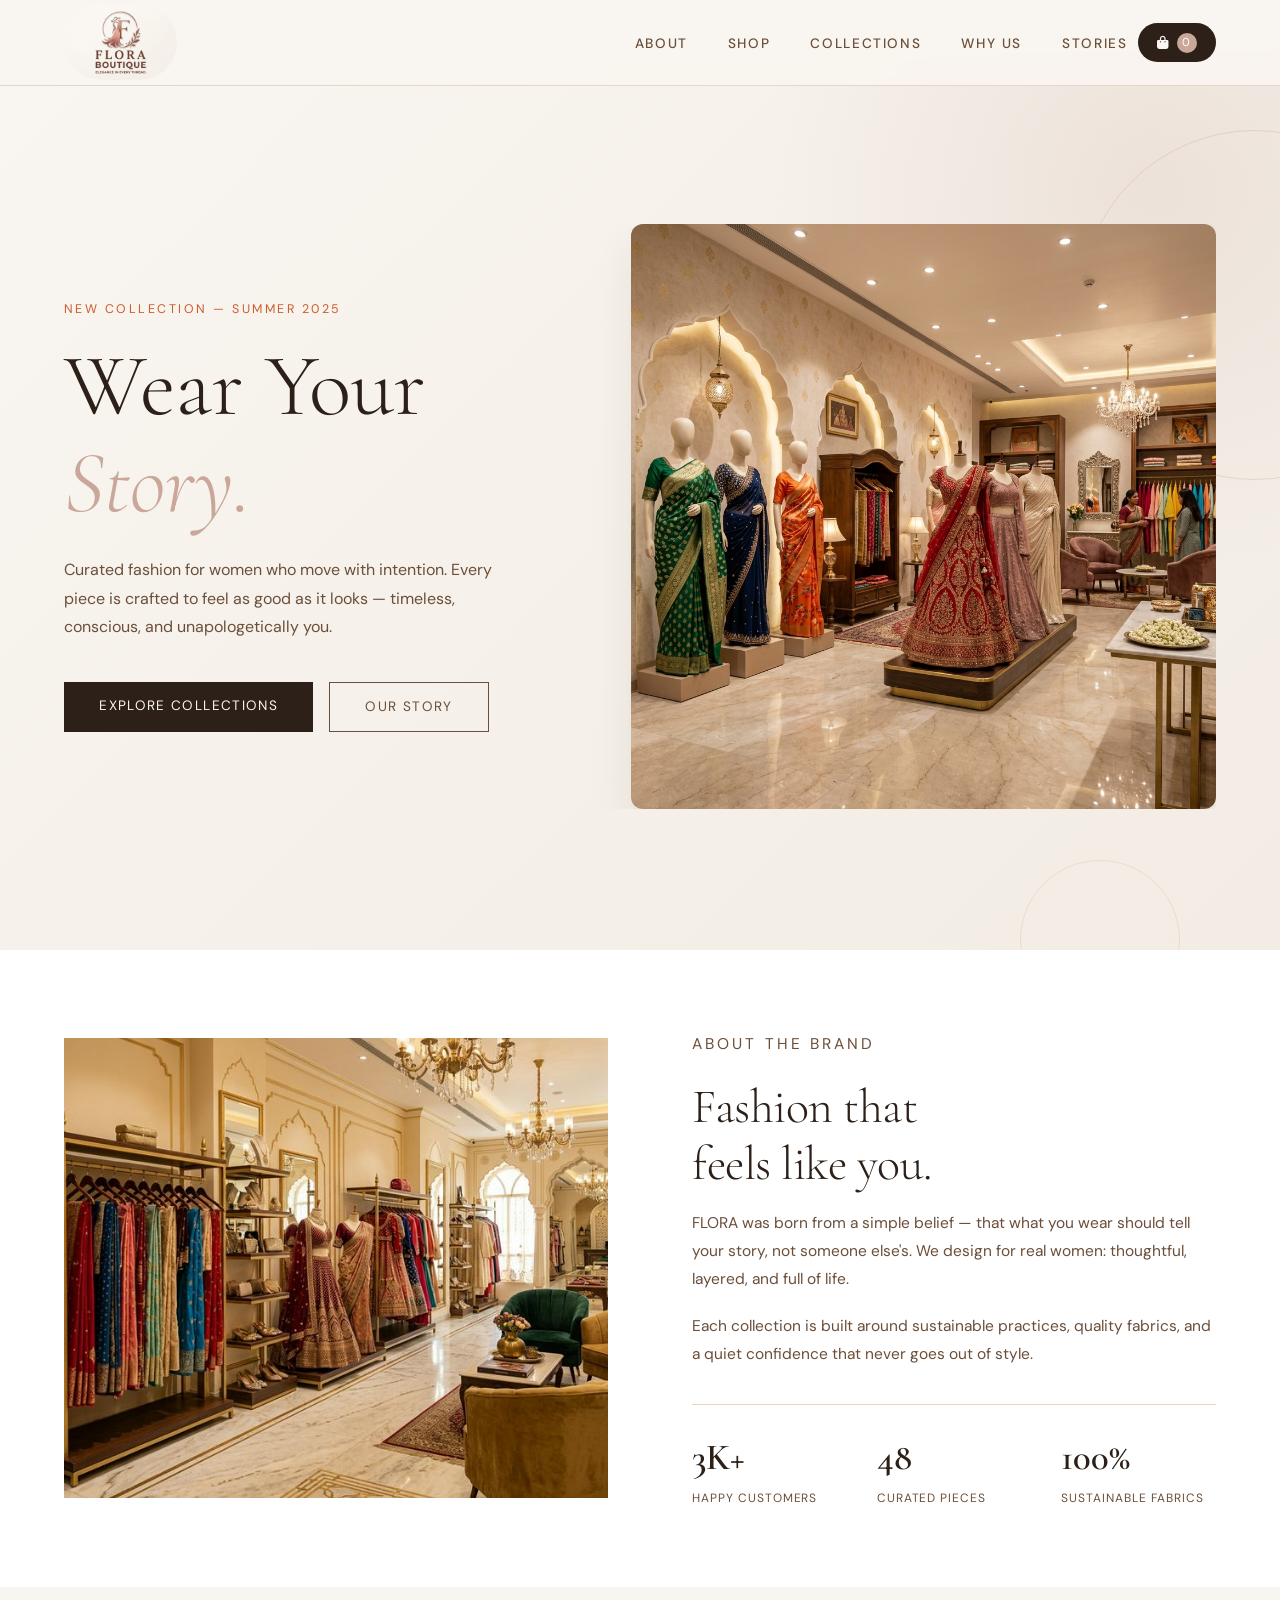
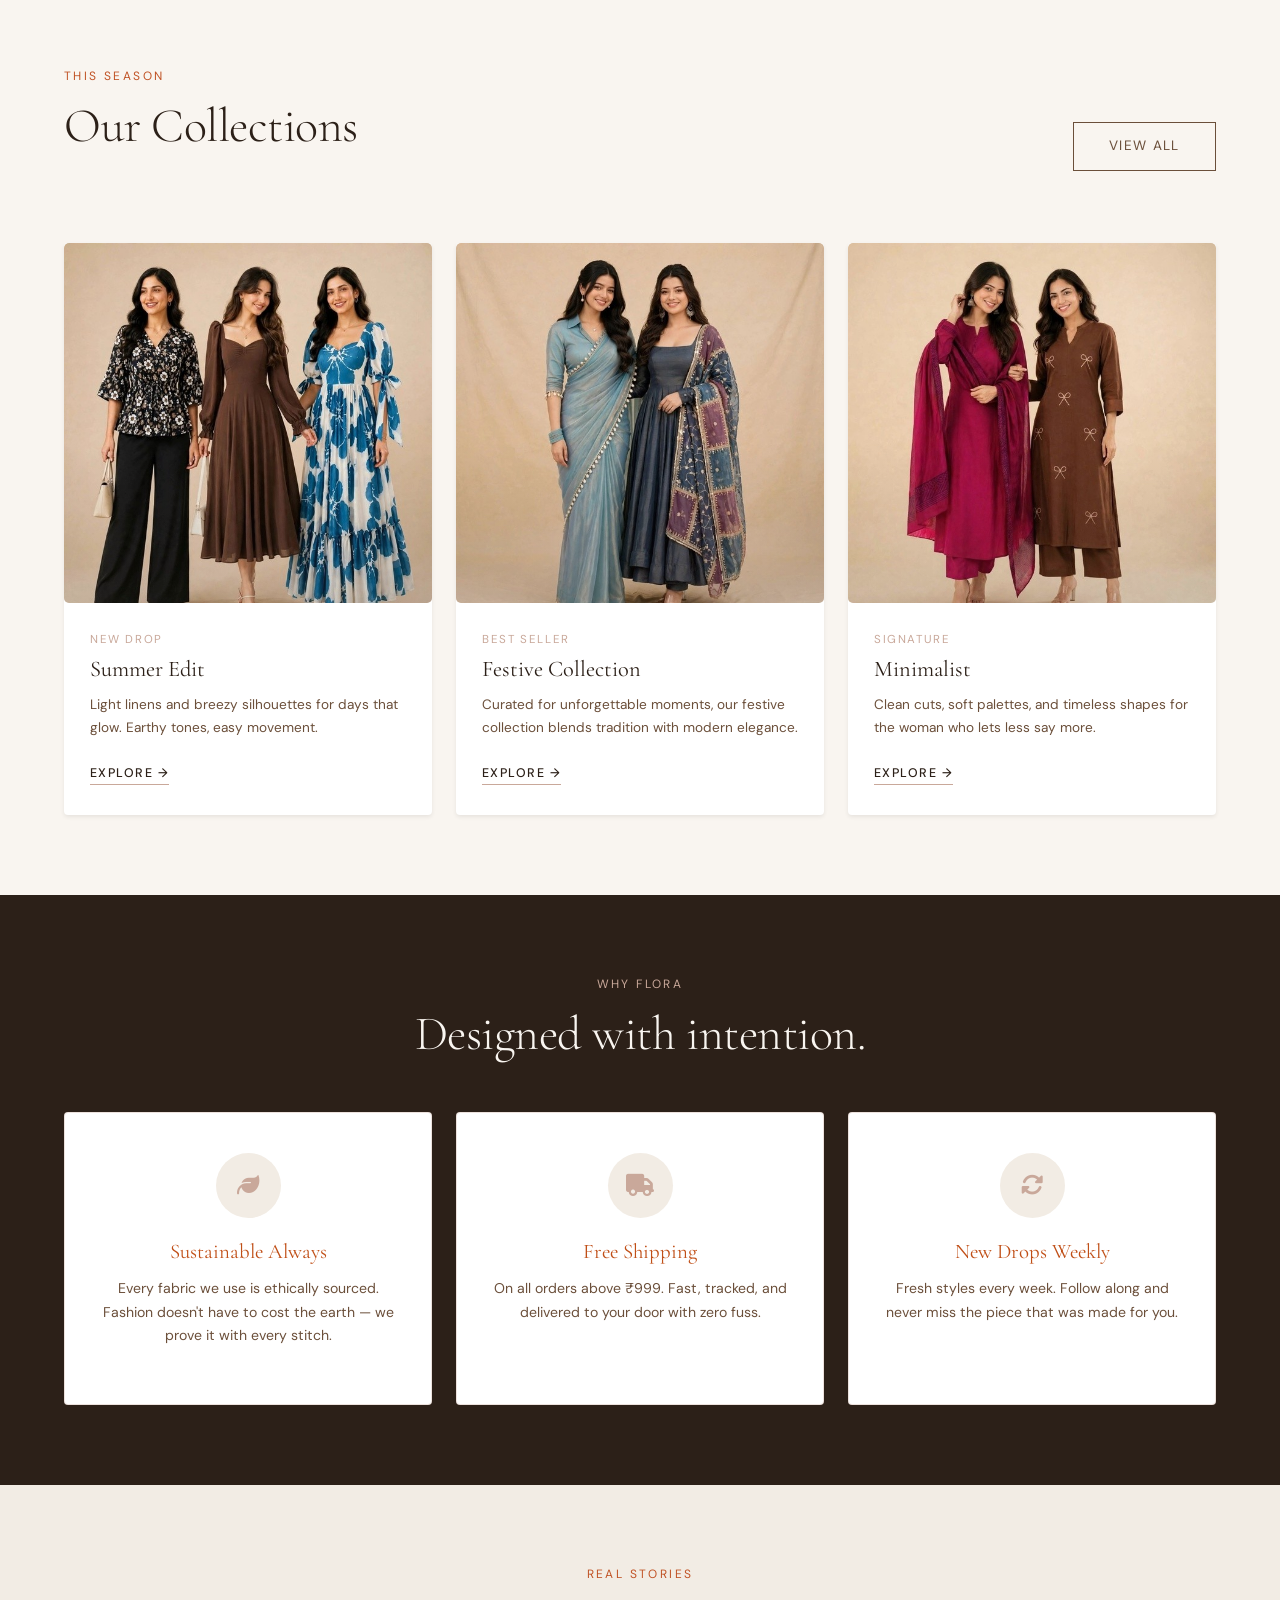
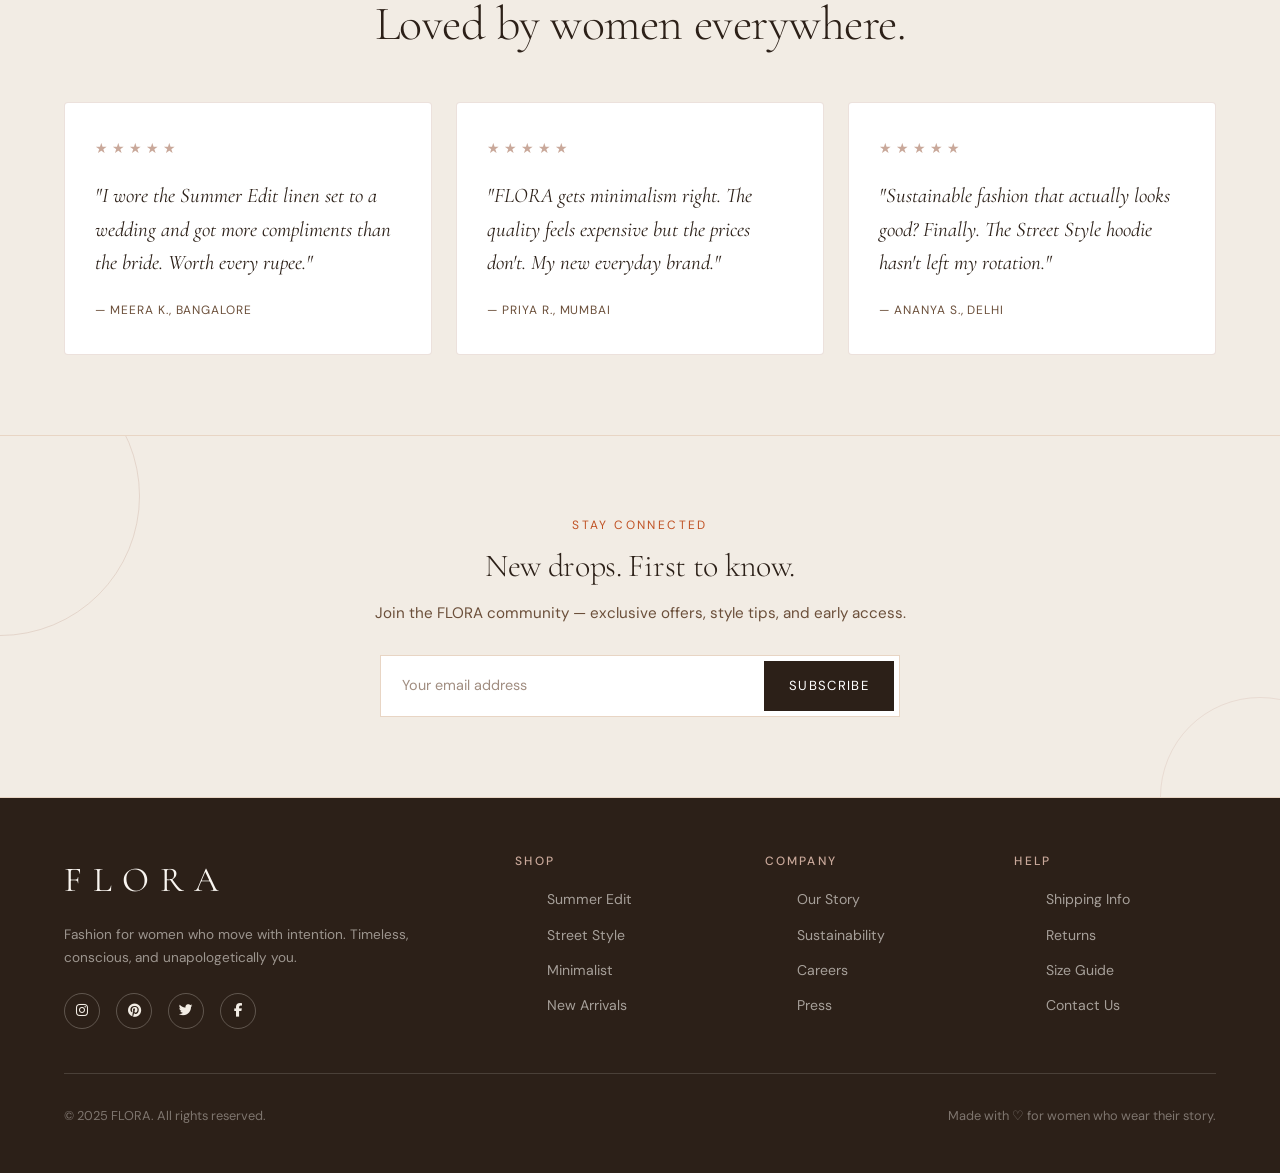
<file: index.html>
<!DOCTYPE html>
<html lang="en">

<head>
  <meta charset="UTF-8" />
  <meta name="viewport" content="width=device-width, initial-scale=1.0" />
  <title>FLORA — Women's Fashion Store</title>
  <link rel="icon" type="image/jpeg" href=".\image\logo.jpeg">
  <!-- Bootstrap CSS -->
  <link href="https://cdn.jsdelivr.net/npm/bootstrap@5.3.0/dist/css/bootstrap.min.css" rel="stylesheet">
  <link
    href="https://fonts.googleapis.com/css2?family=Cormorant+Garamond:ital,wght@0,300;0,400;0,600;1,300;1,400&family=DM+Sans:wght@300;400;500&display=swap"
    rel="stylesheet" />
  <link rel="stylesheet" href="https://cdnjs.cloudflare.com/ajax/libs/font-awesome/6.4.0/css/all.min.css" />
  <link rel="stylesheet" href="FLORA_style_2_clean.css" />
  

  
</head>

<body>

  <!-- NAVBAR -->
  <nav>
    <a href="index.html" class="logo">
      <img src="./image/logo.jpeg" alt="FLORA Logo">
    </a>
    <ul class="nav-links">
      <li><a href="#about">About</a></li>
      <li><a href="shop.html">Shop</a></li>
      <li><a href="#collections">Collections</a></li>
      <li><a href="#why">Why Us</a></li>
      <li><a href="#testimonials">Stories</a></li>
    </ul>
    <a href="cart.html" class="cart-btn">
      <i class="fas fa-shopping-bag"></i> 
      <span class="cart-count" id="cartCount">0</span></a>
    <button class="hamburger"><i class="fas fa-bars"></i></button>
  </nav>

  <!-- HERO -->
  <section id="hero">
    <div class="hero-content">
      <span class="hero-tag">New Collection — Summer 2025</span>
      <h1 class="hero-title">Wear Your<br><em>Story.</em></h1>
      <p class="hero-desc">
        Curated fashion for women who move with intention. Every piece is crafted to feel as good as it looks —
        timeless, conscious, and unapologetically you.
      </p>
      <div class="d-flex flex-wrap gap-3 mt-4">
        <a href="#collections" class="btn-primary">Explore Collections</a>
        <a href="#about" class="btn-outline">Our Story</a>
      </div>
    </div>
    <div class="hero-image-box">
      <img src="./image/indian_boutique.png" alt="Indian Boutique Collection">
    </div>
  </section>

  <!-- ABOUT -->
  <section id="about">
    <div class="about-img-box">
      <img src="./image/boutique_about.png" alt="FLORA Boutique" class="about-img">
    </div>
    <div class="about-text">
      <p class="section-tag">About the Brand</p>
      <h2 class="section-title">Fashion that<br>feels like you.</h2>
      <p>
        FLORA was born from a simple belief — that what you wear should tell your story, not someone else's. We design
        for real women: thoughtful, layered, and full of life.
      </p>
      <p>
        Each collection is built around sustainable practices, quality fabrics, and a quiet confidence that never goes
        out of style.
      </p>
      <div class="about-stats">
        <div>
          <span class="stat-num">3K+</span>
          <span class="stat-label">Happy Customers</span>
        </div>
        <div>
          <span class="stat-num">48</span>
          <span class="stat-label">Curated Pieces</span>
        </div>
        <div>
          <span class="stat-num">100%</span>
          <span class="stat-label">Sustainable Fabrics</span>
        </div>
      </div>
    </div>
  </section>

  <!-- COLLECTIONS -->
  <section id="collections">
    <div class="collections-header">
      <div>
        <p class="section-tag">This Season</p>
        <h2 class="section-title">Our Collections</h2>
      </div>
      <a href="shop.html" class="btn-outline">View All</a>
    </div>
    <div class="row g-4 mt-4">
      <div class="col-md-6 col-lg-4">
        <div class="card h-100 border-0 shadow-sm">
          <div class="card-img summer">
            <img src="./image/summer.jpeg" alt="Summer Edit Collection" class="collection-img">
          </div>
          <div class="card-body">
            <p class="card-tag">New Drop</p>
            <h3 class="card-title">Summer Edit</h3>
            <p class="card-desc">Light linens and breezy silhouettes for days that glow. Earthy tones, easy movement.
            </p>
            <a href="shop.html" class="card-link">Explore →</a>
          </div>
        </div>
      </div>
      <div class="col-md-6 col-lg-4">
        <div class="card h-100 border-0 shadow-sm">
          <div class="card-img street">
            <img src="./image/festive.jpeg" alt="Festive Collection" class="collection-img">
          </div>
          <div class="card-body">
            <p class="card-tag">Best Seller</p>
            <h3 class="card-title">Festive Collection</h3>
            <p class="card-desc">Curated for unforgettable moments, our festive collection blends tradition with modern
              elegance.
            </p>
            <a href="shop.html" class="card-link">Explore →</a>
          </div>
        </div>
      </div>
      <div class="col-md-6 col-lg-4">
        <div class="card h-100 border-0 shadow-sm">
          <div class="card-img minimal">
            <img src="./image/minimalist.jpeg" alt="Minimalist Collection" class="collection-img">
          </div>
          <div class="card-body">
            <p class="card-tag">Signature</p>
            <h3 class="card-title">Minimalist</h3>
            <p class="card-desc">Clean cuts, soft palettes, and timeless shapes for the woman who lets less say more.
            </p>
            <a href="shop.html" class="card-link">Explore →</a>
          </div>
        </div>
      </div>
    </div>
  </section>

  <!-- WHY US -->
  <section id="why">
    <p class="section-tag">Why FLORA</p>
    <h2 class="section-title">Designed with intention.</h2>
    <div class="row g-4 mt-4">
      <div class="col-md-4">
        <div class="why-card h-100">
          <div class="why-icon"><i class="fas fa-leaf"></i></div>
          <h3>Sustainable Always</h3>
          <p>Every fabric we use is ethically sourced. Fashion doesn't have to cost the earth — we prove it with every
            stitch.</p>
        </div>
      </div>
      <div class="col-md-4">
        <div class="why-card h-100">
          <div class="why-icon"><i class="fas fa-truck"></i></div>
          <h3>Free Shipping</h3>
          <p>On all orders above ₹999. Fast, tracked, and delivered to your door with zero fuss.</p>
        </div>
      </div>
      <div class="col-md-4">
        <div class="why-card h-100">
          <div class="why-icon"><i class="fas fa-sync-alt"></i></div>
          <h3>New Drops Weekly</h3>
          <p>Fresh styles every week. Follow along and never miss the piece that was made for you.</p>
        </div>
      </div>
    </div>
  </section>

  <!-- TESTIMONIALS -->
  <section id="testimonials">
    <p class="section-tag">Real Stories</p>
    <h2 class="section-title">Loved by women everywhere.</h2>
    <div class="row g-4 mt-4">
      <div class="col-md-4">
        <div class="testi-card h-100">
          <div class="stars">★★★★★</div>
          <p class="testi-text">"I wore the Summer Edit linen set to a wedding and got more compliments than the bride.
            Worth every rupee."</p>
          <span class="testi-author">— Meera K., Bangalore</span>
        </div>
      </div>
      <div class="col-md-4">
        <div class="testi-card h-100">
          <div class="stars">★★★★★</div>
          <p class="testi-text">"FLORA gets minimalism right. The quality feels expensive but the prices don't. My new
            everyday brand."</p>
          <span class="testi-author">— Priya R., Mumbai</span>
        </div>
      </div>
      <div class="col-md-4">
        <div class="testi-card h-100">
          <div class="stars">★★★★★</div>
          <p class="testi-text">"Sustainable fashion that actually looks good? Finally. The Street Style hoodie hasn't
            left my rotation."</p>
          <span class="testi-author">— Ananya S., Delhi</span>
        </div>
      </div>
    </div>
  </section>

  <!-- NEWSLETTER -->
  <section id="newsletter">
    <p class="section-tag">Stay Connected</p>
    <h2 class="section-title">New drops. First to know.</h2>
    <p class="newsletter-sub">Join the FLORA community — exclusive offers, style tips, and early access.</p>
    <div class="newsletter-form">
      <input type="email" placeholder="Your email address" />
      <button type="button">Subscribe</button>
    </div>
  </section>

  <!-- FOOTER -->
  <footer>
    <div class="footer-top">
      <div>
        <span class="footer-logo">FLORA</span>
        <p class="footer-tagline">Fashion for women who move with intention. Timeless, conscious, and unapologetically
          you.</p>
        <div class="footer-socials">
          <a href="#"><i class="fab fa-instagram"></i></a>
          <a href="#"><i class="fab fa-pinterest"></i></a>
          <a href="#"><i class="fab fa-twitter"></i></a>
          <a href="#"><i class="fab fa-facebook-f"></i></a>
        </div>
      </div>
      <div class="footer-col">
        <h4>Shop</h4>
        <ul>
          <li><a href="#">Summer Edit</a></li>
          <li><a href="#">Street Style</a></li>
          <li><a href="#">Minimalist</a></li>
          <li><a href="#">New Arrivals</a></li>
        </ul>
      </div>
      <div class="footer-col">
        <h4>Company</h4>
        <ul>
          <li><a href="#">Our Story</a></li>
          <li><a href="#">Sustainability</a></li>
          <li><a href="#">Careers</a></li>
          <li><a href="#">Press</a></li>
        </ul>
      </div>
      <div class="footer-col">
        <h4>Help</h4>
        <ul>
          <li><a href="#">Shipping Info</a></li>
          <li><a href="#">Returns</a></li>
          <li><a href="#">Size Guide</a></li>
          <li><a href="#">Contact Us</a></li>
        </ul>
      </div>
    </div>
    <div class="footer-bottom">
      <p>© 2025 FLORA. All rights reserved.</p>
      <p>Made with ♡ for women who wear their story.</p>
    </div>
  </footer>

  <script>
    const hamburger = document.querySelector('.hamburger');
    const navLinks = document.querySelector('.nav-links');
    if (hamburger && navLinks) {
      hamburger.addEventListener('click', () => {
        navLinks.classList.toggle('active');
      });
    }


    function updateCartCount() {
      let cart = JSON.parse(localStorage.getItem('auraCart')) || [];

      let total = cart.reduce((sum, item) => {
        return sum + item.qty;
      }, 0);

      document.getElementById('cartCount').textContent = total;
    }

    updateCartCount();
  </script>


  <!-- Bootstrap JS Bundle -->
  <script src="https://cdn.jsdelivr.net/npm/bootstrap@5.3.0/dist/js/bootstrap.bundle.min.js"></script>
</body>

</html>
</file>
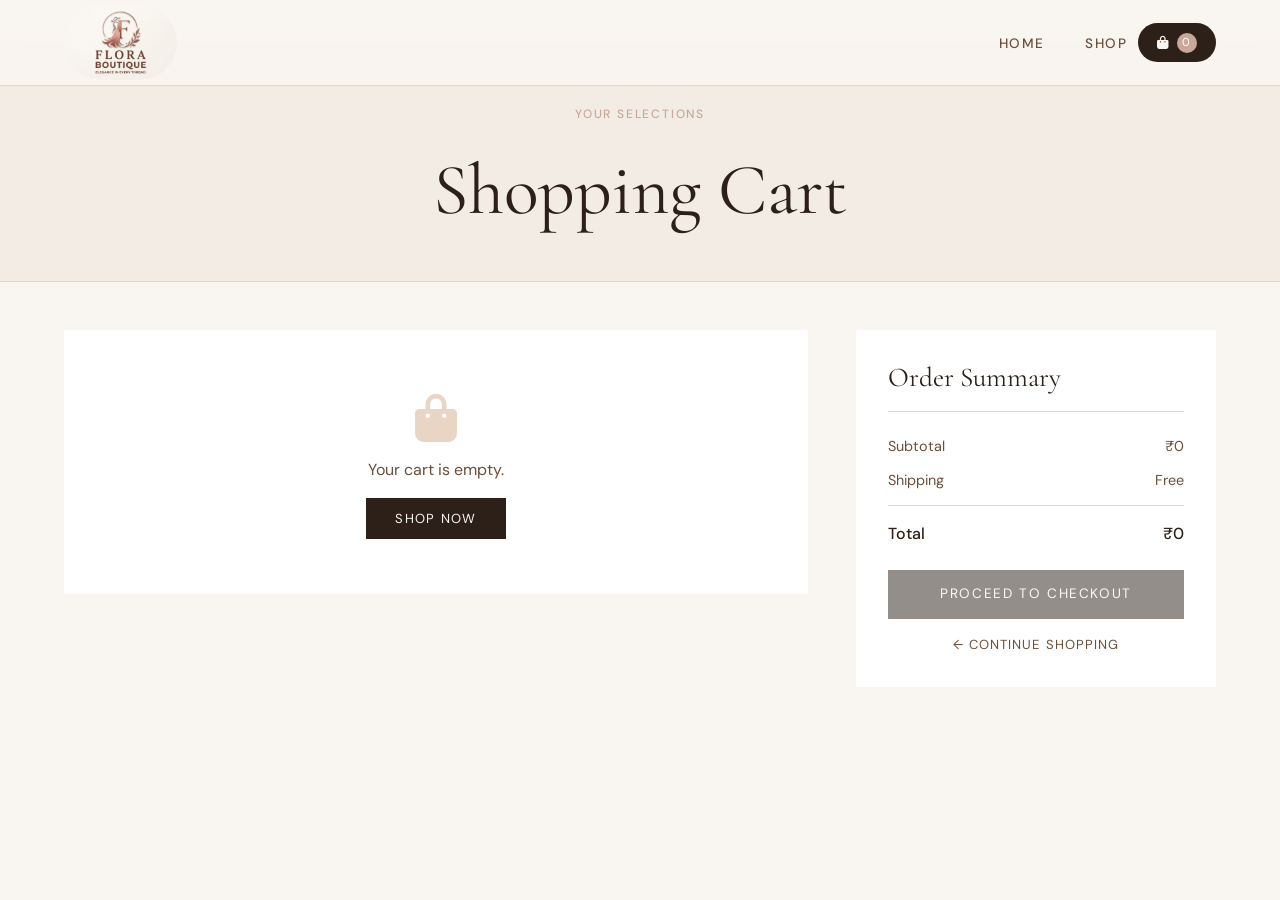
<file: cart.html>
<!DOCTYPE html>
<html lang="en">

<head>
  <meta charset="UTF-8" />
  <meta name="viewport" content="width=device-width, initial-scale=1.0" />
  <title>FLORA — Women's Fashion Store</title>
  <link rel="icon" type="image/jpeg" href=".\image\logo.jpeg">
  <!-- Bootstrap CSS -->
  <link href="https://cdn.jsdelivr.net/npm/bootstrap@5.3.0/dist/css/bootstrap.min.css" rel="stylesheet">
  <link
    href="https://fonts.googleapis.com/css2?family=Cormorant+Garamond:ital,wght@0,300;0,400;0,600;1,300;1,400&family=DM+Sans:wght@300;400;500&display=swap"
    rel="stylesheet" />
  <link rel="stylesheet" href="https://cdnjs.cloudflare.com/ajax/libs/font-awesome/6.4.0/css/all.min.css" />
  <link rel="stylesheet" href="FLORA_style_2_clean.css" />
  
</head>

<body>

  <nav>
    <a href="index.html" class="logo">
      <img src="./image/logo.jpeg" alt="AURA Logo">
    </a>
    <ul class="nav-links">
      <li><a href="index.html">Home</a></li>
      <li><a href="shop.html">Shop</a></li>
      <!-- <li><a href="index.html#about">About</a></li> -->
    </ul>
    <a href="cart.html" class="cart-btn">
      <i class="fas fa-shopping-bag"></i> 
      <span class="cart-count" id="cartCount">0</span>
    </a>
    <button class="hamburger"><i class="fas fa-bars"></i></button>
  </nav>

  <div class="page-header">
    <span>Your Selections</span>
    <h1>Shopping Cart</h1>
  </div>

  <div class="cart-section">
    <div class="cart-items" id="cartItems"></div>
    <div class="order-summary">
      <h2>Order Summary</h2>
      <div class="summary-row"><span>Subtotal</span><span id="subtotal">₹0</span></div>
      <div class="summary-row"><span>Shipping</span><span id="shipping">Free</span></div>
      <div class="summary-row total"><span>Total</span><span id="totalAmt">₹0</span></div>
      <a href="checkout.html" class="checkout-btn" id="checkoutBtn">Proceed to Checkout</a>
      <a href="shop.html" class="continue-link">← Continue Shopping</a>
    </div>
  </div>

  <!-- FOOTER
  <footer>
    <div class="footer-top">
      <div>
        <span class="footer-logo">FLORA</span>
        <p class="footer-tagline">Fashion for women who move with intention. Timeless, conscious, and unapologetically
          you.</p>
        <div class="footer-socials">
          <a href="#"><i class="fab fa-instagram"></i></a>
          <a href="#"><i class="fab fa-pinterest"></i></a>
          <a href="#"><i class="fab fa-twitter"></i></a>
          <a href="#"><i class="fab fa-facebook-f"></i></a>
        </div>
      </div>
      <div class="footer-col">
        <h4>Shop</h4>
        <ul>
          <li><a href="#">Summer Edit</a></li>
          <li><a href="#">Street Style</a></li>
          <li><a href="#">Minimalist</a></li>
          <li><a href="#">New Arrivals</a></li>
        </ul>
      </div>
      <div class="footer-col">
        <h4>Company</h4>
        <ul>
          <li><a href="#">Our Story</a></li>
          <li><a href="#">Sustainability</a></li>
          <li><a href="#">Careers</a></li>
          <li><a href="#">Press</a></li>
        </ul>
      </div>
      <div class="footer-col">
        <h4>Help</h4>
        <ul>
          <li><a href="#">Shipping Info</a></li>
          <li><a href="#">Returns</a></li>
          <li><a href="#">Size Guide</a></li>
          <li><a href="#">Contact Us</a></li>
        </ul>
      </div>
    </div>
    <div class="footer-bottom">
      <p>© 2025 FLORA. All rights reserved.</p>
      <p>Made with ♡ for women who wear their story.</p>
    </div>
  </footer>-->


  <script>
    function getCart() { return JSON.parse(localStorage.getItem('auraCart')) || []; }
    function saveCart(cart) { localStorage.setItem('auraCart', JSON.stringify(cart)); }

    function renderCart() {
      var cart = getCart();
      var container = document.getElementById('cartItems');
      var total = 0;

      // Update nav count 
      var count = cart.reduce(function (s, i) { return s + i.qty; }, 0);
      document.getElementById('cartCount').textContent = count;

      if (cart.length === 0) {
        container.innerHTML = '<div class="empty-cart"><i class="fas fa-shopping-bag"></i><p>Your cart is empty.</p><a href="shop.html">Shop Now</a></div>';
        document.getElementById('subtotal').textContent = '₹0';
        document.getElementById('totalAmt').textContent = '₹0';
        document.getElementById('checkoutBtn').style.opacity = '0.5';
        document.getElementById('checkoutBtn').style.pointerEvents = 'none';
        return;
      }

      var html = '';
      cart.forEach(function (item, index) {
        var itemTotal = item.price * item.qty;
        total += itemTotal;
        html += '<div class="cart-item">' +
        '<div class="item-img">' + (item.img 
        ? '<img src="' + item.img + '" alt="' + item.name + '" style="width:100%;height:100%;object-fit:cover;border-radius:4px;">' 
        : '<i class="fas fa-shirt" style="font-size:2rem;color:var(--rose);"></i>') +
         '</div>' +
          '<div class="item-info">' +
          '<p class="item-name">' + item.name + '</p>' +
          '<p class="item-price">₹' + item.price.toLocaleString() + ' each</p>' +
          '</div>' +
          '<div class="item-controls">' +
          '<button class="qty-btn" onclick="changeQty(' + index + ',-1)">−</button>' +
          '<span class="qty-num">' + item.qty + '</span>' +
          '<button class="qty-btn" onclick="changeQty(' + index + ',1)">+</button>' +
          '</div>' +
          '<span class="item-total">₹' + itemTotal.toLocaleString() + '</span>' +
          '<button class="remove-btn" onclick="removeItem(' + index + ')"><i class="fas fa-times"></i></button>' +
          '</div>';
      });
      container.innerHTML = html;

      var shipping = total >= 999 ? 'Free' : '₹99';
      var finalTotal = total >= 999 ? total : total + 99;
      document.getElementById('subtotal').textContent = '₹' + total.toLocaleString();
      document.getElementById('shipping').textContent = shipping;
      document.getElementById('totalAmt').textContent = '₹' + finalTotal.toLocaleString();
    }

    function changeQty(index, change) {
      var cart = getCart();
      cart[index].qty += change;
      if (cart[index].qty <= 0) { cart.splice(index, 1); }
      saveCart(cart);
      renderCart();
    }

    function removeItem(index) {
      var cart = getCart();
      cart.splice(index, 1);
      saveCart(cart);
      renderCart();
    }

    renderCart();
  </script>

  <script>
    const hamburger = document.querySelector('.hamburger');
    const navLinks = document.querySelector('.nav-links');
    if (hamburger && navLinks) {
      hamburger.addEventListener('click', () => {
        navLinks.classList.toggle('active');
      });
    }
  </script>
  <!-- Bootstrap JS Bundle -->
  <script src="https://cdn.jsdelivr.net/npm/bootstrap@5.3.0/dist/js/bootstrap.bundle.min.js"></script>
</body>

</html>
</file>
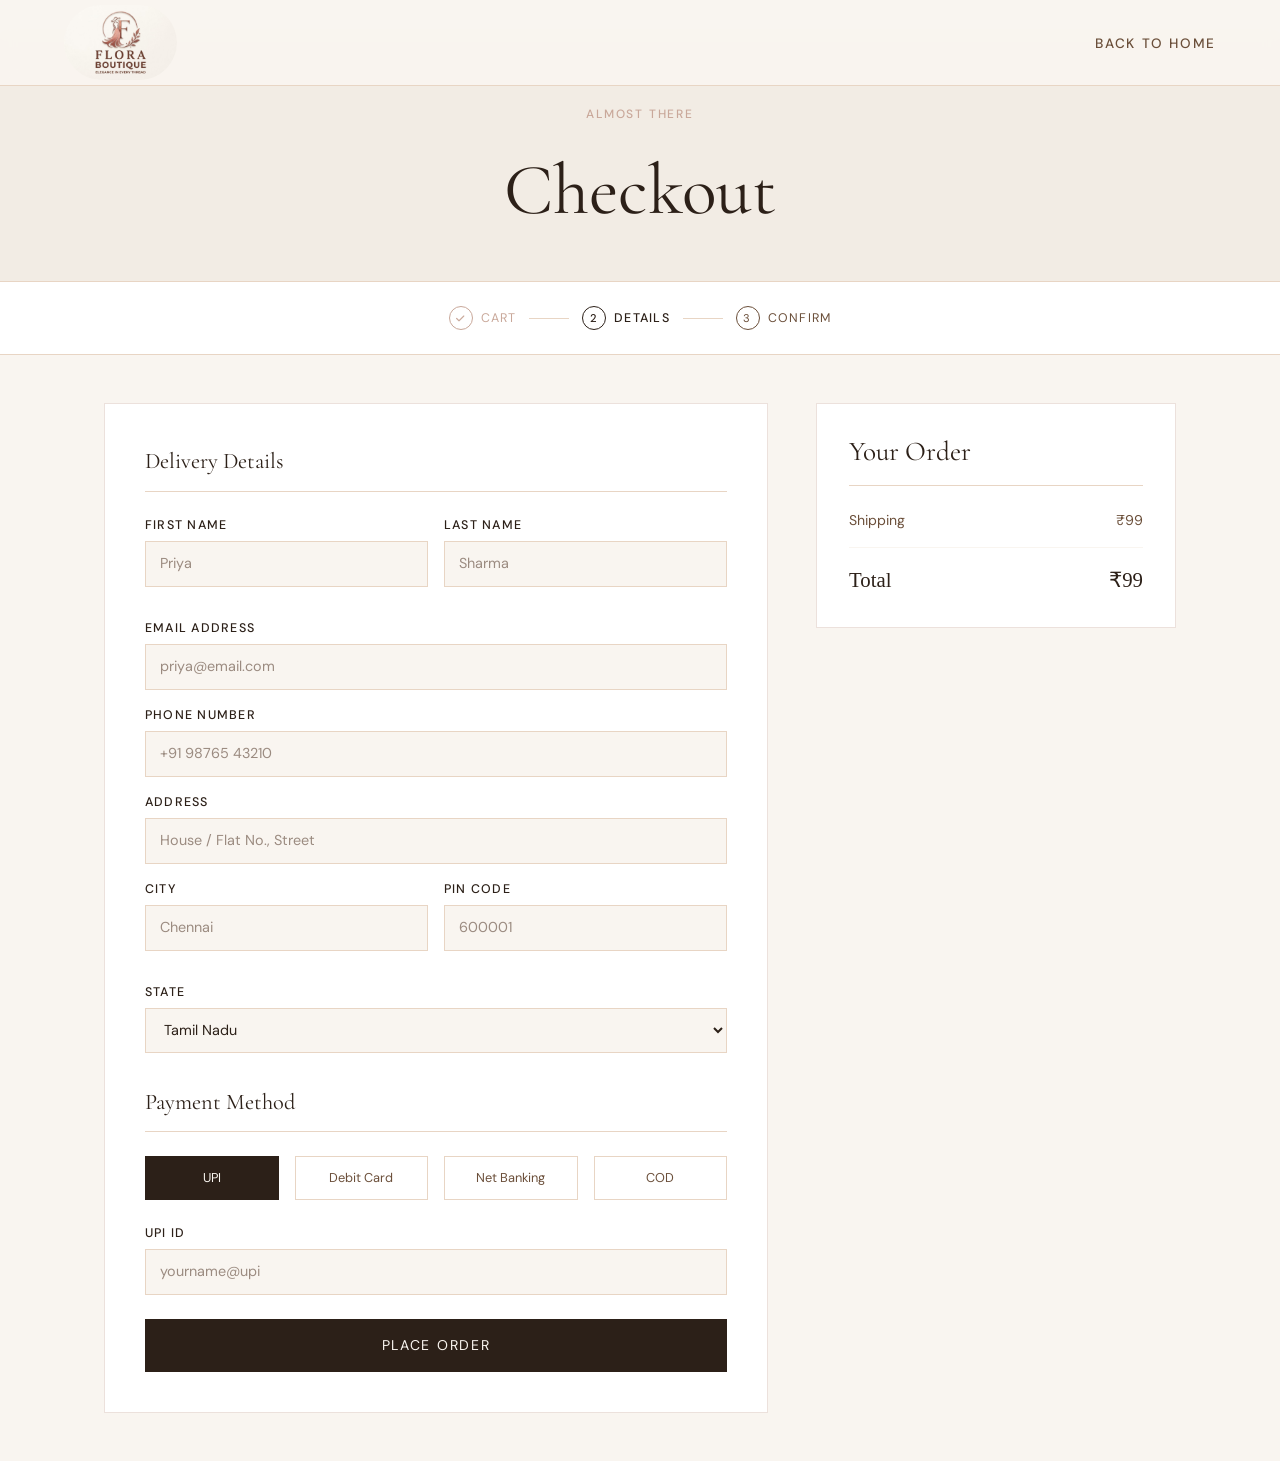
<file: checkout.html>
<!DOCTYPE html>
<html lang="en">

<head>
  <meta charset="UTF-8" />
  <meta name="viewport" content="width=device-width, initial-scale=1.0" />
  <title>FLORA — Women's Fashion Store</title>
  <link rel="icon" type="image/jpeg" href=".\image\logo.jpeg">
  <!-- Bootstrap CSS -->
  <link href="https://cdn.jsdelivr.net/npm/bootstrap@5.3.0/dist/css/bootstrap.min.css" rel="stylesheet">
  <link
    href="https://fonts.googleapis.com/css2?family=Cormorant+Garamond:ital,wght@0,300;0,400;0,600;1,300;1,400&family=DM+Sans:wght@300;400;500&display=swap"
    rel="stylesheet" />
  <link rel="stylesheet" href="https://cdnjs.cloudflare.com/ajax/libs/font-awesome/6.4.0/css/all.min.css" />
  <link rel="stylesheet" href="FLORA_style_2_clean.css" />
 
    
</head>

<body>

  <nav>
    <a href="index.html" class="logo">
      <img src="./image/logo.jpeg" alt="AURA Logo">
    </a>
    <ul class="nav-links">
      <li><a href="index.html">Back To Home</a></li>
    </ul>
    <button class="hamburger"><i class="fas fa-bars"></i></button>
  </nav>

  <div class="page-header">
    <span>Almost There</span>
    <h1>Checkout</h1>
  </div>

  <div class="steps">
    <div class="step done"><span class="step-num"><i class="fas fa-check" style="font-size:0.6rem"></i></span> Cart
    </div>
    <div class="step-divider"></div>
    <div class="step active"><span class="step-num">2</span> Details</div>
    <div class="step-divider"></div>
    <div class="step"><span class="step-num">3</span> Confirm</div>
  </div>

  <div class="checkout-section">
    <!-- FORM -->
    <div class="checkout-form">
      <p class="form-section-title">Delivery Details</p>
      <div class="form-row">
        <div class="form-group"><label>First Name</label><input type="text" placeholder="Priya" /></div>
        <div class="form-group"><label>Last Name</label><input type="text" placeholder="Sharma" /></div>
      </div>
      <div class="form-group"><label>Email Address</label><input type="email" placeholder="priya@email.com" /></div>
      <div class="form-group"><label>Phone Number</label><input type="tel" placeholder="+91 98765 43210" /></div>
      <div class="form-group"><label>Address</label><input type="text" placeholder="House / Flat No., Street" /></div>
      <div class="form-row">
        <div class="form-group"><label>City</label><input type="text" placeholder="Chennai" /></div>
        <div class="form-group"><label>PIN Code</label><input type="text" placeholder="600001" /></div>
      </div>
      <div class="form-group">
        <label>State</label>
        <select>
          <option>Tamil Nadu</option>
          <option>Maharashtra</option>
          <option>Karnataka</option>
          <option>Delhi</option>
          <option>West Bengal</option>
          <option>Gujarat</option>
        </select>
      </div>

      <div class="section-gap">
        <p class="form-section-title">Payment Method</p>
        <div class="payment-options">
          <button class="pay-option selected" onclick="selectPay(this)">UPI</button>
          <button class="pay-option" onclick="selectPay(this)">Debit Card</button>
          <button class="pay-option" onclick="selectPay(this)">Net Banking</button>
          <button class="pay-option" onclick="selectPay(this)">COD</button>
        </div>
        <div class="form-group"><label>UPI ID</label><input type="text" placeholder="yourname@upi" /></div>
      </div>

      <button class="place-order-btn" onclick="placeOrder()">Place Order</button>
    </div>

    <!-- ORDER SUMMARY -->
    <div class="order-summary">
      <h2>Your Order</h2>
      <div id="summaryItems"></div>
      <hr class="summary-divider" />
      <div class="summary-total"><span>Total</span><span id="summaryTotal">₹0</span></div>
    </div>
  </div>

  <!-- FOOTER 
  <footer>
    <div class="footer-top">
      <div>
        <span class="footer-logo">FLORA</span>
        <p class="footer-tagline">Fashion for women who move with intention. Timeless, conscious, and unapologetically
          you.</p>
        <div class="footer-socials">
          <a href="#"><i class="fab fa-instagram"></i></a>
          <a href="#"><i class="fab fa-pinterest"></i></a>
          <a href="#"><i class="fab fa-twitter"></i></a>
          <a href="#"><i class="fab fa-facebook-f"></i></a>
        </div>
      </div>
      <div class="footer-col">
        <h4>Shop</h4>
        <ul>
          <li><a href="#">Summer Edit</a></li>
          <li><a href="#">Street Style</a></li>
          <li><a href="#">Minimalist</a></li>
          <li><a href="#">New Arrivals</a></li>
        </ul>
      </div>
      <div class="footer-col">
        <h4>Company</h4>
        <ul>
          <li><a href="#">Our Story</a></li>
          <li><a href="#">Sustainability</a></li>
          <li><a href="#">Careers</a></li>
          <li><a href="#">Press</a></li>
        </ul>
      </div>
      <div class="footer-col">
        <h4>Help</h4>
        <ul>
          <li><a href="#">Shipping Info</a></li>
          <li><a href="#">Returns</a></li>
          <li><a href="#">Size Guide</a></li>
          <li><a href="#">Contact Us</a></li>
        </ul>
      </div>
    </div>
    <div class="footer-bottom">
      <p>© 2025 FLORA. All rights reserved.</p>
      <p>Made with ♡ for women who wear their story.</p>
    </div>
  </footer>-->


  <!-- SUCCESS POPUP -->
  <div class="success-overlay" id="successOverlay">
    <div class="success-box">
      <div class="success-icon"><i class="fas fa-check-circle"></i></div>
      <h2>Order Placed!</h2>
      <p>Thank you for shopping with FLORA. Your order has been confirmed and will be delivered in 3–5 business days.
      </p>
      <a href="index.html" onclick="clearCart()">Back to Home</a>
    </div>
  </div>

  <script>
    function getCart() { return JSON.parse(localStorage.getItem('auraCart')) || []; }

    function renderSummary() {
      var cart = getCart();
      var total = 0;
      var html = '';
      cart.forEach(function (item) {
        var t = item.price * item.qty;
        total += t;
        html += '<div class="summary-item"><span>' + item.name + ' x' + item.qty + '</span><span>₹' + t.toLocaleString() + '</span></div>';
      });
      var shipping = total >= 999 ? 0 : 99;
      if (shipping > 0) {
        html += '<div class="summary-item"><span>Shipping</span><span>₹99</span></div>';
      } else {
        html += '<div class="summary-item"><span>Shipping</span><span>Free</span></div>';
      }
      document.getElementById('summaryItems').innerHTML = html;
      document.getElementById('summaryTotal').textContent = '₹' + (total + shipping).toLocaleString();
    }

    function selectPay(btn) {
      document.querySelectorAll('.pay-option').forEach(function (b) { b.classList.remove('selected'); });
      btn.classList.add('selected');
    }

    function placeOrder() {
      document.getElementById('successOverlay').classList.add('show');
    }

    function clearCart() {
      localStorage.removeItem('auraCart');
    }

    renderSummary();
  </script>

  <script>
    const hamburger = document.querySelector('.hamburger');
    const navLinks = document.querySelector('.nav-links');
    if (hamburger && navLinks) {
      hamburger.addEventListener('click', () => {
        navLinks.classList.toggle('active');
      });
    }
  </script>
  <!-- Bootstrap JS Bundle -->
  <script src="https://cdn.jsdelivr.net/npm/bootstrap@5.3.0/dist/js/bootstrap.bundle.min.js"></script>
</body>

</html>
</file>
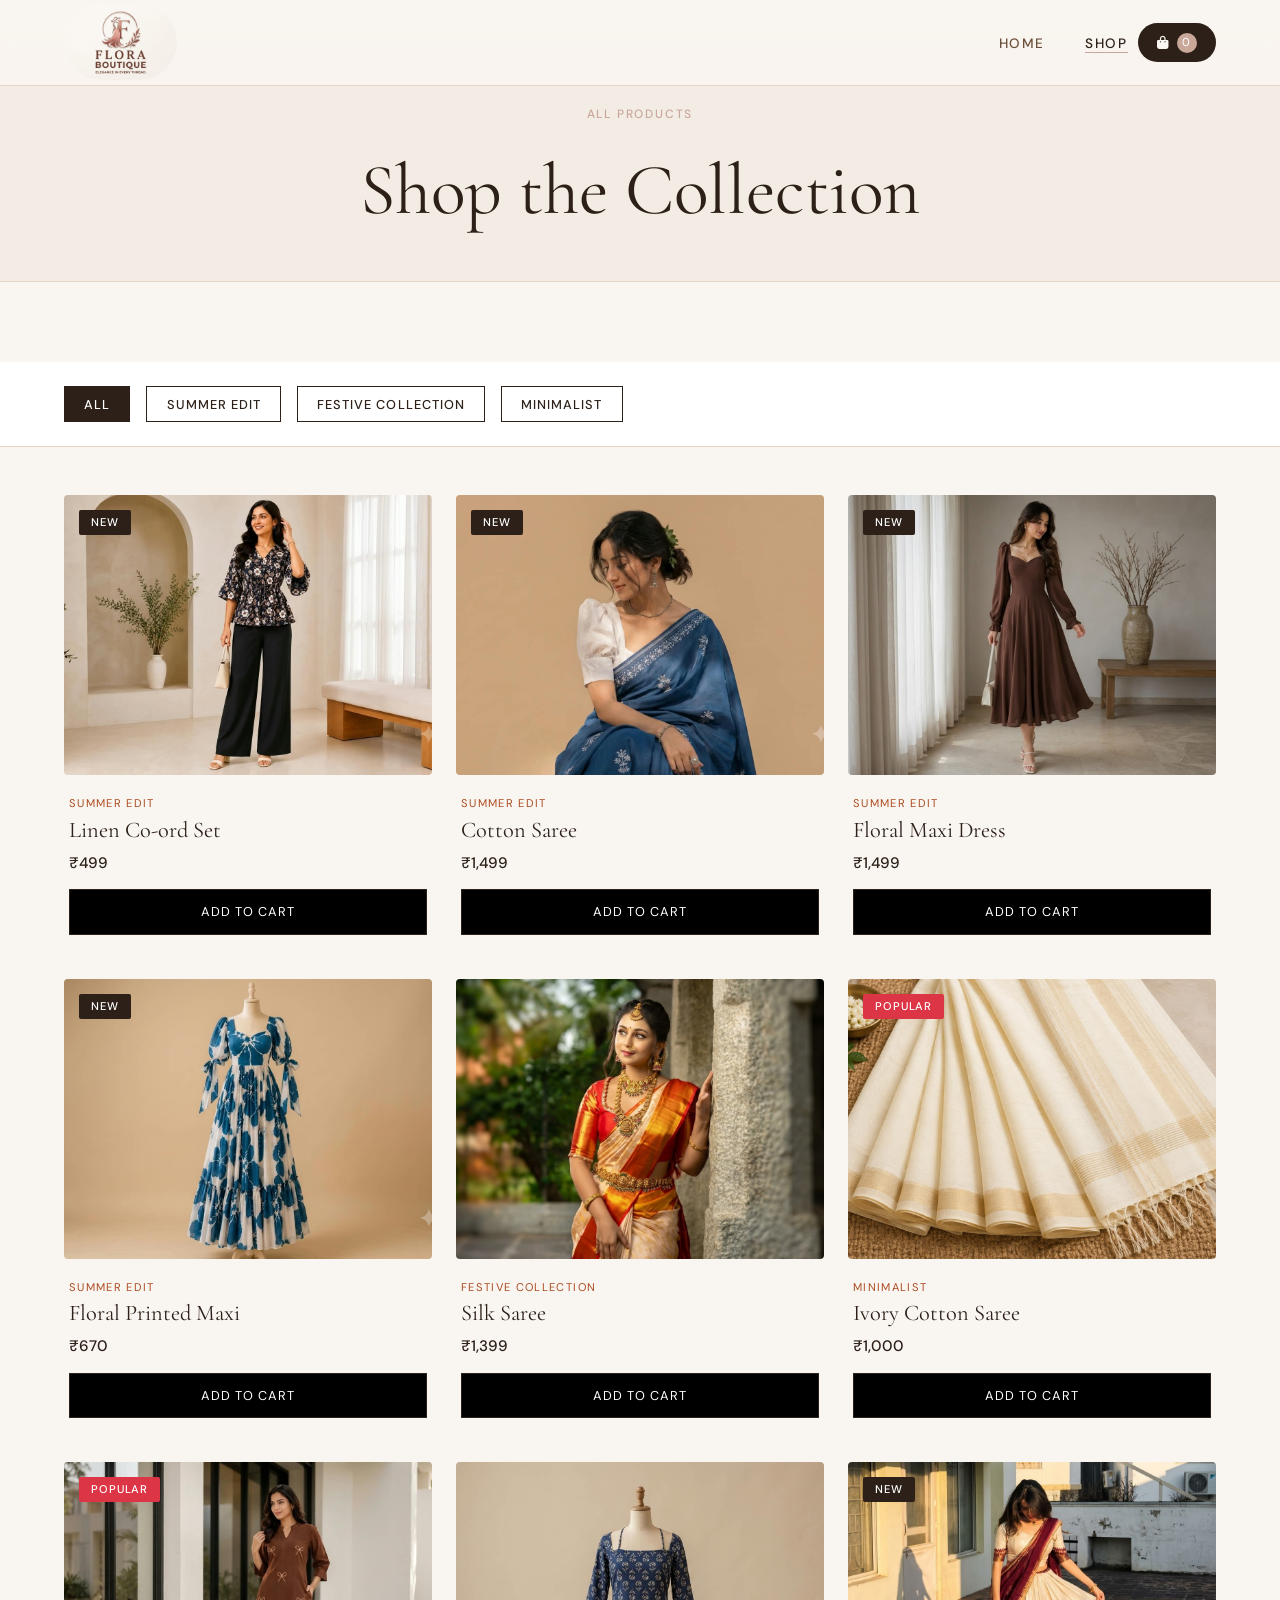
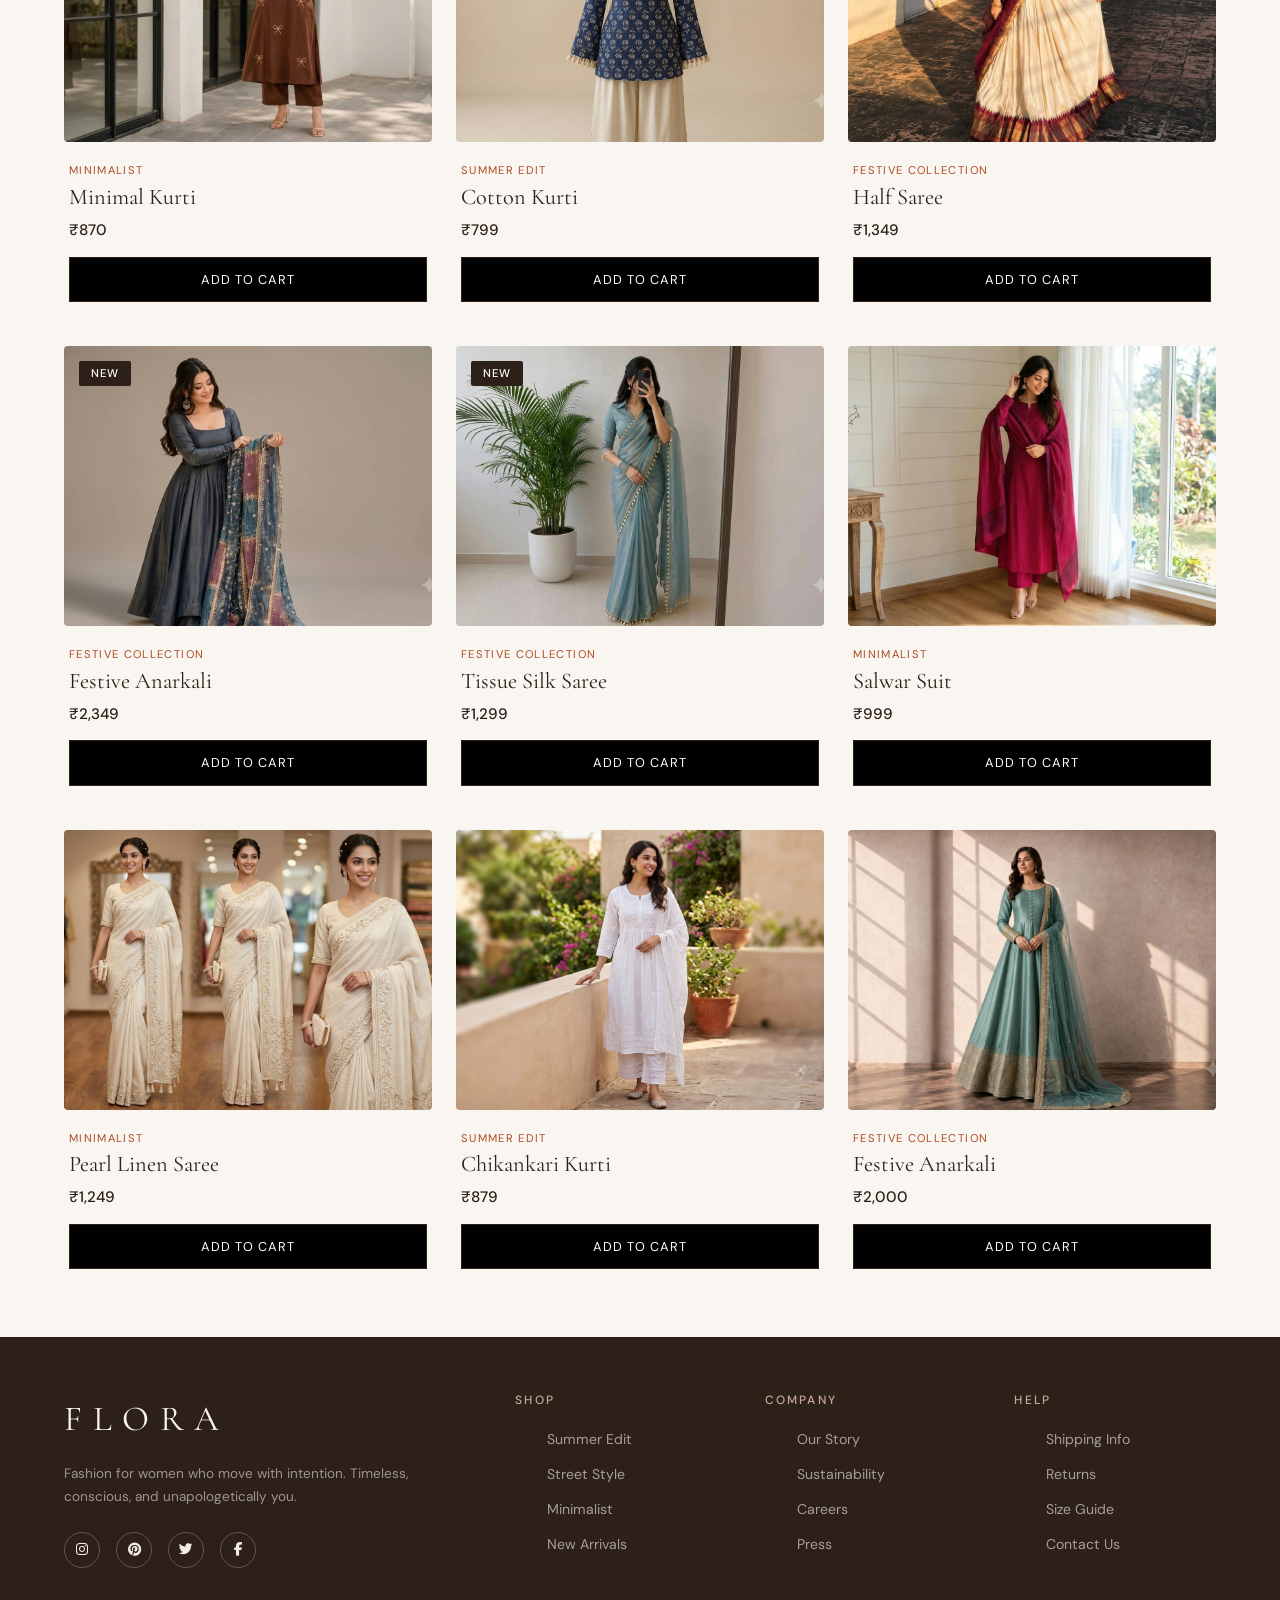
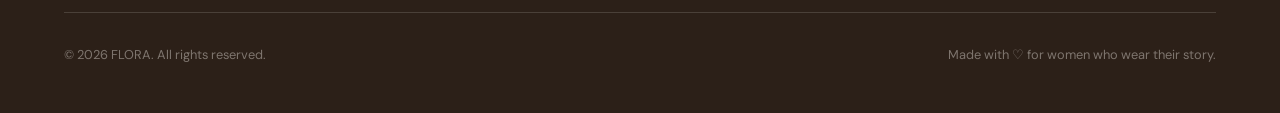
<file: shop.html>
<!DOCTYPE html>
<html lang="en">

<head>
  <meta charset="UTF-8" />
  <meta name="viewport" content="width=device-width, initial-scale=1.0" />
  <title>FLORA — Women's Fashion Store</title>
  <link rel="icon" type="image/jpeg" href=".\image\logo.jpeg">
  <!-- Bootstrap CSS -->
  <link href="https://cdn.jsdelivr.net/npm/bootstrap@5.3.0/dist/css/bootstrap.min.css" rel="stylesheet">
  <link
    href="https://fonts.googleapis.com/css2?family=Cormorant+Garamond:ital,wght@0,300;0,400;0,600;1,300;1,400&family=DM+Sans:wght@300;400;500&display=swap"
    rel="stylesheet" />
  <link rel="stylesheet" href="https://cdnjs.cloudflare.com/ajax/libs/font-awesome/6.4.0/css/all.min.css" />
  <link rel="stylesheet" href="FLORA_style_2_clean.css" />
  
</head>

<body>

  <nav>
    <a href="index.html" class="logo">
      <img src="./image/logo.jpeg" alt="AURA Logo">
    </a>
    <ul class="nav-links">
      <li><a href="index.html">Home</a></li>
      <li><a href="shop.html" class="active">Shop</a></li>
      <!-- <li><a href="index.html#about">About</a></li> -->
    </ul>
    <a href="cart.html" class="cart-btn">
      <i class="fas fa-shopping-bag"></i> 
      <span class="cart-count" id="cartCount">0</span>
    </a>
    <button class="hamburger"><i class="fas fa-bars"></i></button>
  </nav>

  <div class="page-header">
    <span>All Products</span>
    <h1>Shop the Collection</h1>
  </div>

  <div class="filter-bar">
    <button class="filter-btn active" onclick="filterProducts('all',this)">All</button>
    <button class="filter-btn" onclick="filterProducts('summer',this)">Summer Edit</button>
    <button class="filter-btn" onclick="filterProducts('festive',this)">Festive Collection</button>
    <button class="filter-btn" onclick="filterProducts('minimal',this)">Minimalist</button>
  </div>

  <div class="shop-section">
    <div class="row g-4" id="productsGrid">
      <div class="col-sm-6 col-md-4 product-card" data-category="summer">
        <div class="product-img p1">
          <span class="badge">New</span>
          <img src="./image/coord.jpeg" alt="Linen Co-ord Set" class="product-photo">
        </div>
        <div class="product-body">
          <p class="product-category">Summer Edit</p>
          <h3 class="product-name">Linen Co-ord Set</h3>
          <p class="product-price">₹499</p>
          <button class="add-btn" onclick="addToCart(this,'Linen Co-ord Set',499,'./image/coord.jpeg')">Add to Cart</button>
        </div>
      </div>
          <div class="col-sm-6 col-md-4 product-card" data-category="summer">
        <div class="product-img p1">
          <span class="badge">New</span>
          <img src="./image/cottonsaree.jpeg" alt="Linen Co-ord Set" class="product-photo">
        </div>
        <div class="product-body">
          <p class="product-category">Summer Edit</p>
          <h3 class="product-name">Cotton Saree</h3>
          <p class="product-price">₹1,499</p>
          <button class="add-btn" onclick="addToCart(this,'Cotton Saree',1499,'./image/cottonsaree.jpeg')">Add to Cart</button>
        </div>
      </div>
          <div class="col-sm-6 col-md-4 product-card" data-category="summer">
        <div class="product-img p1">
          <span class="badge">New</span>
          <img src="./image/floralmaxi.jpeg" alt="Linen Co-ord Set" class="product-photo">
        </div>
        <div class="product-body">
          <p class="product-category">Summer Edit</p>
          <h3 class="product-name">Floral Maxi Dress</h3>
          <p class="product-price">₹1,499</p>
          <button class="add-btn" onclick="addToCart(this,'Floral Maxi Dress',1499,'./image/floralmaxi.jpeg')">Add to Cart</button>
        </div>
      </div>
          <div class="col-sm-6 col-md-4 product-card" data-category="summer">
        <div class="product-img p1">
          <span class="badge">New</span>
          <img src="./image/floral.jpeg" alt="Linen Co-ord Set" class="product-photo">
        </div>
        <div class="product-body">
          <p class="product-category">Summer Edit</p>
          <h3 class="product-name">Floral Printed Maxi</h3>
          <p class="product-price">₹670</p>
          <button class="add-btn" onclick="addToCart(this,'Floral Printed Maxi',670,'./image/floral.jpeg')">Add to Cart</button>
        </div>
      </div>
      <div class="col-sm-6 col-md-4 product-card" data-category="festive">
        <div class="product-img p2">
          <img src="./image/silksaree.jpeg" alt="Silk Saree" class="product-photo">
        </div>
        <div class="product-body">
          <p class="product-category">Festive Collection</p>
          <h3 class="product-name">Silk Saree</h3>
          <p class="product-price">₹1,399</p>
          <button class="add-btn" onclick="addToCart(this,'Silk Saree',1399,'./image/silksaree.jpeg')">Add to Cart</button>
        </div>
      </div>
      <div class="col-sm-6 col-md-4 product-card" data-category="minimal">
        <div class="product-img p3">
          <span class="badge bg-danger">Popular</span>
          <img src="./image/ivorysaree.jpeg" alt="Ivory Cotton Saree" class="product-photo">
        </div>
        <div class="product-body">
          <p class="product-category">Minimalist</p>
          <h3 class="product-name">Ivory Cotton Saree</h3>
          <p class="product-price">₹1,000</p>
          <button class="add-btn" onclick="addToCart(this,'Ivory Cotton Saree',1000,'./image/ivorysaree.jpeg')">Add to Cart</button>
        </div>
      </div>
      <div class="col-sm-6 col-md-4 product-card" data-category="minimal">
        <div class="product-img p3">
          <span class="badge bg-danger">Popular</span>
          <img src="./image/salwar2.jpeg" alt="Minimal Kurti" class="product-photo">
        </div>
        <div class="product-body">
          <p class="product-category">Minimalist</p>
          <h3 class="product-name">Minimal Kurti</h3>
          <p class="product-price">₹870</p>
          <button class="add-btn" onclick="addToCart(this,'Minimal Kurti',870,'./image/salwar2.jpeg')">Add to Cart</button>
        </div>
      </div>
      <div class="col-sm-6 col-md-4 product-card" data-category="summer">
        <div class="product-img p4">
          <img src="./image/cottonkurti.jpeg" alt="Breezy Floral Top" class="product-photo">
        </div>
        <div class="product-body">
          <p class="product-category">Summer Edit</p>
          <h3 class="product-name">Cotton Kurti</h3>
          <p class="product-price">₹799</p>
          <button class="add-btn" onclick="addToCart(this,'Cotton Kurti',799,'./image/cottonkurti.jpeg')">Add to Cart</button>
        </div>
      </div>
      <div class="col-sm-6 col-md-4 product-card" data-category="festive">
        <div class="product-img p5">
          <span class="badge">New</span>
          <img src="./image/halfsaree.jpeg" alt="Festive Lehenga" class="product-photo">
        </div>
        <div class="product-body">
          <p class="product-category">Festive Collection</p>
          <h3 class="product-name">Half Saree</h3>
          <p class="product-price">₹1,349</p>
          <button class="add-btn" onclick="addToCart(this,'Half Saree',1349,'./image/halfsaree.jpeg')">Add to Cart</button>
        </div>
      </div>
      <div class="col-sm-6 col-md-4 product-card" data-category="festive">
        <div class="product-img p5">
          <span class="badge">New</span>
          <img src="./image/anarkali2.jpeg" alt="Festive Anarkali" class="product-photo">
        </div>
        <div class="product-body">
          <p class="product-category">Festive Collection</p>
          <h3 class="product-name">Festive Anarkali</h3>
          <p class="product-price">₹2,349</p>
          <button class="add-btn" onclick="addToCart(this,'Festive Anarkali',2349,'./image/anarkali2.jpeg')">Add to Cart</button>
        </div>
      </div>
      <div class="col-sm-6 col-md-4 product-card" data-category="festive">
        <div class="product-img p5">
          <span class="badge">New</span>
          <img src="./image/tissuesilk.jpeg" alt="Tissue Silk Saree" class="product-photo">
        </div>
        <div class="product-body">
          <p class="product-category">Festive Collection</p>
          <h3 class="product-name">Tissue Silk Saree</h3>
          <p class="product-price">₹1,299</p>
          <button class="add-btn" onclick="addToCart(this,'Tissue Silk Saree',1299,'./image/tissuesilk.jpeg')">Add to Cart</button>
        </div>
      </div>
      <div class="col-sm-6 col-md-4 product-card" data-category="minimal">
        <div class="product-img p6">
          <img src="./image/salwar.jpeg" alt="Classic White Shirt" class="product-photo">
        </div>
        <div class="product-body">
          <p class="product-category">Minimalist</p>
          <h3 class="product-name">Salwar Suit</h3>
          <p class="product-price">₹999</p>
          <button class="add-btn" onclick="addToCart(this,'Salwar Suit',999,'./image/salwar.jpeg')">Add to Cart</button>
        </div>
      </div>
      <div class="col-sm-6 col-md-4 product-card" data-category="minimal">
        <div class="product-img p7">
          <img src="./image/pearllinensaree.jpeg" alt="Classic White Shirt" class="product-photo">
        </div>
        <div class="product-body">
          <p class="product-category">Minimalist</p>
          <h3 class="product-name">Pearl Linen Saree</h3>
          <p class="product-price">₹1,249</p>
          <button class="add-btn" onclick="addToCart(this,'Pearl Linen Saree',1249,'./image/pearllinensaree.jpeg')">Add to Cart</button>
        </div>
      </div>
      <div class="col-sm-6 col-md-4 product-card" data-category="summer">
        <div class="product-img p8">
          <img src="./image/chikankari.jpeg" alt="Chikankari Kurti" class="product-photo">
        </div>
        <div class="product-body">
          <p class="product-category">Summer Edit</p>
          <h3 class="product-name">Chikankari Kurti</h3>
          <p class="product-price">₹879</p>
          <button class="add-btn" onclick="addToCart(this,'Chikankari Kurti',879,'./image/chikankari.jpeg')">Add to Cart</button>
        </div>
      </div>
      
      <div class="col-sm-6 col-md-4 product-card" data-category="festive">
        <div class="product-img p9">
          <img src="./image/anarkali.jpeg" alt="Festive Anarkali" class="product-photo">
        </div>
        <div class="product-body">
          <p class="product-category">Festive Collection</p>
          <h3 class="product-name">Festive Anarkali</h3>
          <p class="product-price">₹2,000</p>
          <button class="add-btn" onclick="addToCart(this,'Festive Anarkali',2000,'./image/anarkali.jpeg')">Add to Cart</button>
        </div>
      </div>
    </div>
  </div>

  <!-- FOOTER -->
  <footer>
    <div class="footer-top">
      <div>
        <span class="footer-logo">FLORA</span>
        <p class="footer-tagline">Fashion for women who move with intention. Timeless, conscious, and unapologetically
          you.</p>
        <div class="footer-socials">
          <a href="#"><i class="fab fa-instagram"></i></a>
          <a href="#"><i class="fab fa-pinterest"></i></a>
          <a href="#"><i class="fab fa-twitter"></i></a>
          <a href="#"><i class="fab fa-facebook-f"></i></a>
        </div>
      </div>
      <div class="footer-col">
        <h4>Shop</h4>
        <ul>
          <li><a href="#">Summer Edit</a></li>
          <li><a href="#">Street Style</a></li>
          <li><a href="#">Minimalist</a></li>
          <li><a href="#">New Arrivals</a></li>
        </ul>
      </div>
      <div class="footer-col">
        <h4>Company</h4>
        <ul>
          <li><a href="#">Our Story</a></li>
          <li><a href="#">Sustainability</a></li>
          <li><a href="#">Careers</a></li>
          <li><a href="#">Press</a></li>
        </ul>
      </div>
      <div class="footer-col">
        <h4>Help</h4>
        <ul>
          <li><a href="#">Shipping Info</a></li>
          <li><a href="#">Returns</a></li>
          <li><a href="#">Size Guide</a></li>
          <li><a href="#">Contact Us</a></li>
        </ul>
      </div>
    </div>
    <div class="footer-bottom">
      <p>© 2026 FLORA. All rights reserved.</p>
      <p>Made with ♡ for women who wear their story.</p>
    </div>
  </footer>


  <!-- Bootstrap Toast -->
  <div class="toast-container position-fixed bottom-0 end-0 p-3">
    <div id="liveToast" class="toast align-items-center text-bg-dark border-0" role="alert" aria-live="assertive"
      aria-atomic="true">
      <div class="d-flex">
        <div class="toast-body">
          Item added to cart ✓
        </div>
        <button type="button" class="btn-close btn-close-white me-2 m-auto" data-bs-dismiss="toast"
          aria-label="Close"></button>
      </div>
    </div>
  </div>

  <script>
    function updateCartCount() {
      var cart = JSON.parse(localStorage.getItem('auraCart')) || [];
      var total = cart.reduce(function (sum, item) { return sum + item.qty; }, 0);
      document.getElementById('cartCount').textContent = total;
    }
    updateCartCount();

    function addToCart(btn, name, price,img) {
      var cart = JSON.parse(localStorage.getItem('auraCart')) || [];
      var found = false;
      for (var i = 0; i < cart.length; i++) {
        if (cart[i].name === name) { cart[i].qty += 1; found = true; break; }
      }
      if (!found) { cart.push({ name: name, price: price, qty: 1,img: img }); }
      localStorage.setItem('auraCart', JSON.stringify(cart));
      updateCartCount();
      btn.textContent = 'Added ✓';
      btn.classList.add('added');
      setTimeout(function () { btn.textContent = 'Add to Cart'; btn.classList.remove('added'); }, 1500);

      const toastLiveExample = document.getElementById('liveToast');
      const toastBootstrap = bootstrap.Toast.getOrCreateInstance(toastLiveExample);
      toastBootstrap.show();
    }

    function filterProducts(category, btn) {
      document.querySelectorAll('.filter-btn').forEach(function (b) { b.classList.remove('active'); });
      btn.classList.add('active');
      document.querySelectorAll('.product-card').forEach(function (card) {
        card.style.display = (category === 'all' || card.dataset.category === category) ? 'block' : 'none';
      });
    }
  </script>

  <script>
    const hamburger = document.querySelector('.hamburger');
    const navLinks = document.querySelector('.nav-links');
    if (hamburger && navLinks) {
      hamburger.addEventListener('click', () => {
        navLinks.classList.toggle('active');
      });
    }
  </script>
  <!-- Bootstrap JS Bundle -->
  <script src="https://cdn.jsdelivr.net/npm/bootstrap@5.3.0/dist/js/bootstrap.bundle.min.js"></script>
</body>

</html>
</file>
<file: FLORA_style_2_clean.css>
/* =========================================================
   RESET & ROOT
   ========================================================= */

*,
*::before,
*::after {
  margin: 0;
  padding: 0;
  box-sizing: border-box;
}

:root {
  --cream: #f9f5f0;
  --blush: #e8d5c4;
  --rose: #c9a89a;
  --deep: #2c2018;
  --mid: #6b4f3a;
  --light: #f2ece4;
  --white: #ffffff;
}

html {
  scroll-behavior: smooth;
}

body {
  font-family: "DM Sans", sans-serif;
  background-color: var(--cream);
  color: var(--deep);
  overflow-x: hidden;
}

img {
  max-width: 100%;
}

::selection {
  background: var(--blush);
  color: var(--deep);
}

/* =========================================================
   NAVBAR
   ========================================================= */

nav {
    position: fixed;
    top: 0;
    left: 0;
    right: 0;
    z-index: 999;

    height: 86px;

    display: flex;
    align-items: center;

    padding: 0 5%;

    background: rgba(249, 245, 240, 0.95);
    backdrop-filter: blur(8px);
    border-bottom: 1px solid var(--blush);
}

.logo {
    text-decoration: none;
    display: flex;
    align-items: center;

    margin-right: auto;
}

.logo img {
    height: 75px;
    width: auto;
    border-radius: 50px;
    display: block;
    object-fit: contain;
}

.nav-links {
    display: flex;
    align-items: center;
    gap: 2.5rem;

    list-style: none;
    margin: 0;
    padding: 0;
}

.nav-links a {
    text-decoration: none;

    font-size: 0.85rem;
    font-weight: 500;
    letter-spacing: 0.12em;
    text-transform: uppercase;

    color: var(--mid);

    transition: color 0.3s;
}

.nav-links a:hover,
.nav-links a.active {
    color: var(--deep);
    border-bottom: 1px solid var(--rose);
}

.cart-btn {
    background: var(--deep);
    color: var(--cream);

    border-radius: 50px;
    padding: 0.6rem 1.2rem;

    font-family: "DM Sans", sans-serif;
    font-size: 0.82rem;
    letter-spacing: 0.08em;
    text-transform: uppercase;

    cursor: pointer;
    text-decoration: none;

    display: flex;
    align-items: center;
    gap: 0.5rem;
    margin-left:10px;
    transition: background 0.3s;
}

.cart-btn:hover {
    background: var(--mid);
}

.cart-count {
    background: var(--rose);
    color: var(--white);

    border-radius: 50%;

    width: 20px;
    height: 20px;

    font-size: 0.72rem;

    display: flex;
    align-items: center;
    justify-content: center;
}

.nav-btn {
    background: var(--deep);
    color: var(--cream);

    border: none;
    padding: 0.6rem 1.5rem;

    font-family: "DM Sans", sans-serif;
    font-size: 0.8rem;
    letter-spacing: 0.1em;
    text-transform: uppercase;

    cursor: pointer;

    transition: background 0.3s;

    text-decoration: none;
    display: inline-block;
}

.nav-btn:hover {
    background: var(--mid);
}

.hamburger {
    display: none;

    font-size: 1.4rem;
    cursor: pointer;

    color: var(--deep);

    background: none;
    border: none;
}

.nav-link {
  position: relative;
  transition: color 0.3s ease;
}

.nav-link::after {
  content: "";
  position: absolute;
  left: 50%;
  bottom: 3px;
  width: 0;
  height: 1px;
  background: var(--rose);
  transform: translateX(-50%);
  transition: width 0.3s ease;
}

.nav-link:hover::after,
.nav-link.active::after {
  width: 70%;
}

/* =========================================================
   COMMON STYLES
   ========================================================= */

.page-header {
  padding: 70px 20px 40px;
  background: var(--light);
  border-bottom: 1px solid var(--blush);
  margin-top: 35px;
  text-align: center;
}

.page-header span {
  font-size: 0.75rem;
  letter-spacing: 0.15em;
  text-transform: uppercase;
  color: var(--rose);
  font-weight: 500;
  text-align: center;
  display: block;
  margin-bottom: 1.5rem;
}

.page-header h1 {
  font-family: "Cormorant Garamond", serif;
  font-size: clamp(2.8rem, 6vw, 4.5rem);
  font-weight: 400;
  margin-top: 0.4rem;
  color: var(--deep);
  text-align: center;
  margin-bottom: 0.5rem;
}

section {
  padding: 5rem 5%;
}

.section-tag {
  font-size: 0.75rem;
  letter-spacing: 0.2em;
  text-transform: uppercase;
  color: #c05224;
  margin-bottom: 0.8rem;
}

.section-title {
  font-family: "Cormorant Garamond", serif;
  font-size: clamp(2rem, 4vw, 3rem);
  font-weight: 300;
  color: var(--deep);
  margin-bottom: 1rem;
  line-height: 1.2;
  letter-spacing: -0.01em;
}

.btn-primary {
  background: var(--deep);
  color: var(--cream);
  padding: 0.85rem 2.2rem;
  font-size: 0.85rem;
  letter-spacing: 0.1em;
  text-transform: uppercase;
  text-decoration: none;
  transition: background 0.3s;
  display: inline-block;
}

.btn-primary:hover {
  background: var(--mid);
}

.btn-outline {
  border: 1px solid var(--mid);
  color: var(--mid);
  padding: 0.85rem 2.2rem;
  font-size: 0.85rem;
  letter-spacing: 0.1em;
  text-transform: uppercase;
  text-decoration: none;
  transition: all 0.3s;
  display: inline-block;
}

.btn-outline:hover {
  background: var(--mid);
  color: var(--cream);
}

.btn {
  transition: all 0.3s ease;
}

.btn:hover {
  transform: translateY(-2px);
}

/* =========================================================
   HOME - HERO
   ========================================================= */

#hero {
  min-height: 100vh;
  display: flex;
  align-items: center;
  justify-content: space-between;
  gap: 4rem;
  padding: 6rem 5% 4rem;
  background: radial-gradient(circle at 90% 15%,
        rgba(201, 168, 154, 0.20),
        transparent 28%),
        linear-gradient(135deg, var(--cream), var(--light));
  position: relative;
  overflow: hidden;
  margin-top: 50px;
}

#hero::before {
  content: "";
  position: absolute;
  width: 350px;
  height: 350px;
  border: 1px solid rgba(201, 168, 154, 0.35);
  border-radius: 50%;
  right: -150px;
  top: 80px;
}

#hero::after {
  content: "";
  position: absolute;
  width: 160px;
  height: 160px;
  border: 1px solid rgba(201, 168, 154, 0.25);
  border-radius: 50%;
  right: 100px;
  bottom: -70px;
}

.hero-content {
  max-width: 500px;
  position: relative;
  z-index: 2;
  animation: fadeUp 1s ease forwards;
}

.hero-image-box {
  flex: 1;
  display: flex;
  justify-content: flex-end;
  animation: fadeUp 1.2s ease forwards;
  overflow: hidden;
  border-radius: 4px;
}

.hero-image-box img {
  max-width: 100%;
  height: 65vh;
  object-fit: cover;
  border-radius: 12px;
  box-shadow: 0 20px 40px rgba(44, 32, 24, 0.08);
  transition: transform 0.7s ease;
}

.hero-tag {
  font-size: 0.78rem;
  letter-spacing: 0.2em;
  text-transform: uppercase;
  color: #cc5c2c;
  margin-bottom: 1.2rem;
  display: block;
}

.hero-title {
  font-family: "Cormorant Garamond", serif;
  font-size: clamp(3rem, 7vw, 5.5rem);
  font-weight: 300;
  line-height: 1.1;
  color: var(--deep);
  margin-bottom: 1.5rem;
}

.hero-title em {
  font-style: italic;
  color: var(--rose);
}

.hero-desc {
  font-size: 1rem;
  line-height: 1.8;
  color: var(--mid);
  max-width: 460px;
  margin-bottom: 2.5rem;
}

.hero-btns {
  display: flex;
  gap: 1rem;
  flex-wrap: wrap;
}

.hero-content,
.hero-image-box {
  position: relative;
  z-index: 1;
}

.hero-image-box:hover img {
  transform: scale(1.03);
}

.hero-content .btn-primary,
.hero-content .btn-outline {
  transition: all 0.3s ease;
}

.hero-content .btn-primary:hover {
  transform: translateY(-3px);
  box-shadow: 0 10px 25px rgba(44, 32, 24, 0.15);
}

.hero-content .btn-outline:hover {
  transform: translateY(-3px);
}

/* =========================================================
   HOME - ABOUT
   ========================================================= */

#about {
  background: var(--white);
  display: grid;
  grid-template-columns: 1fr 1fr;
  gap: 4rem;
  align-items: center;
  position: relative;
}

.about-img-box {
  background: var(--light);
  height: 460px;
  display: flex;
  align-items: center;
  justify-content: center;
  position: relative;
  overflow: hidden;
}

.about-img {
  width: 100%;
  height: 100%;
  object-fit: cover;
  object-position: center;
  display: block;
  position: relative;
  z-index: 1;
  transition: transform 0.6s ease;
}

.about-text p {
  color: var(--mid);
  line-height: 1.9;
  font-size: 0.97rem;
  margin-bottom: 1.2rem;
}

.about-text {
  padding-left: 20px;
}

.about-text > p:not(.section-tag) {
  line-height: 1.8;
  color: var(--mid);
}

.about-stats {
  display: flex;
  gap: 30px;
  margin-top: 35px;
  padding-top: 25px;
  border-top: 1px solid var(--blush);
}

.about-stats > div {
  flex: 1;
  transition: transform 0.3s ease;
}

.about-stats > div:hover {
  transform: translateY(-5px);
}

.stat-num {
  font-family: "Cormorant Garamond", serif;
  font-size: 2.3rem;
  font-weight: 600;
  color: var(--deep);
  display: block;
}

.stat-label {
  font-size: 0.75rem;
  letter-spacing: 0.08em;
  text-transform: uppercase;
  color: var(--mid);
  display: block;
  margin-top: 4px;
}

.about-img-box:hover .about-img {
  transform: scale(1.04);
}

/* =========================================================
   HOME - COLLECTIONS
   ========================================================= */

#collections {
  background: var(--cream);
}

.collections-header {
  display: flex;
  justify-content: space-between;
  align-items: flex-end;
  margin-bottom: 3rem;
  flex-wrap: wrap;
  gap: 1rem;
}

.cards-grid {
  display: grid;
  grid-template-columns: repeat(3, 1fr);
  gap: 1.5rem;
}

.card {
  background: var(--white);
  overflow: hidden;
  transition: transform 0.3s;
}

.card:hover {
  transform: translateY(-6px);
}

.card-img {
  height: 300px;
  display: flex;
  align-items: center;
  justify-content: center;
  font-family: "Cormorant Garamond", serif;
  font-size: 3rem;
  letter-spacing: 0.05em;
  position: relative;
  overflow: hidden;
}

.collection-img {
  width: 100%;
  height: 100%;
  object-fit: cover;
  object-position: center;
  display: block;
}

.card-img.summer {
  background: #f0e6d3;
  color: #c9845a;
}

.card-img.street {
  background: #e2ddd8;
  color: #5a5550;
}

.card-img.minimal {
  background: #e8e4f0;
  color: #8a7ab5;
}

.card-body {
  padding: 1.2rem 1.4rem 1.5rem;
}

.card-tag {
  font-size: 0.7rem;
  letter-spacing: 0.15em;
  text-transform: uppercase;
  color: #cc8060;
  margin-bottom: 0.4rem;
}

.card-title {
  font-family: "Cormorant Garamond", serif;
  font-size: 1.4rem;
  font-weight: 400;
  color: var(--deep);
  margin-bottom: 0.5rem;
}

.card-desc {
  font-size: 0.85rem;
  color: var(--mid);
  line-height: 1.6;
}

.card-link {
  display: inline-block;
  margin-top: 1rem;
  font-size: 0.78rem;
  letter-spacing: 0.12em;
  text-transform: uppercase;
  color: var(--deep);
  text-decoration: none;
  border-bottom: 1px solid var(--rose);
  padding-bottom: 2px;
  transition: color 0.3s;
}

.card-link:hover {
  color: #cc8060;
}

#collections .card {
  overflow: hidden;
  border-radius: 4px;
  background: var(--white);
  transition: transform 0.4s ease, box-shadow 0.4s ease;
}

#collections .card:hover {
  transform: translateY(-8px);
  box-shadow: 0 18px 35px rgba(44, 32, 24, 0.12) !important;
}

#collections .card-img {
  height: 360px;
  overflow: hidden;
  position: relative;
}

#collections .collection-img {
  width: 100%;
  height: 100%;
  object-fit: cover;
  display: block;
  transition: transform 0.7s ease;
}

#collections .card:hover .collection-img {
  transform: scale(1.06);
}

#collections .card-img::after {
  content: "";
  position: absolute;
  inset: 0;
  background: linear-gradient(
        to top,
        rgba(44, 32, 24, 0.15),
        transparent 45%
    );
  pointer-events: none;
}

#collections .card-body {
  padding: 28px 26px 30px;
}

#collections .card-tag {
  margin-bottom: 8px;
  font-size: 0.72rem;
  letter-spacing: 0.14em;
  text-transform: uppercase;
  color: var(--rose);
}

#collections .card-title {
  margin-bottom: 10px;
}

#collections .card-desc {
  line-height: 1.7;
}

#collections .card-link {
  display: inline-block;
  margin-top: 8px;
  text-decoration: none;
  color: var(--deep);
  font-weight: 500;
  transition: transform 0.3s ease;
}

#collections .card-link:hover {
  transform: translateX(5px);
}

/* =========================================================
   HOME - WHY FLORA
   ========================================================= */

#why {
  background: var(--deep);
  color: var(--cream);
  text-align: center;
  position: relative;
}

#why .section-title {
  color: var(--cream);
}

#why .section-tag {
  color: var(--rose);
}

.why-grid {
  display: grid;
  grid-template-columns: repeat(3, 1fr);
  gap: 2rem;
  margin-top: 3rem;
}

.why-card {
  padding: 40px 30px;
  border: 1px solid rgba(201, 168, 154, 0.35);
  transition: transform 0.4s ease, box-shadow 0.4s ease;
  background: var(--white);
  border-radius: 4px;
  text-align: center;
}

.why-card:hover {
  border-color: var(--rose);
  transform: translateY(-8px);
  box-shadow: 0 18px 35px rgba(44, 32, 24, 0.10);
}

.why-icon {
  font-size: 1.4rem;
  color: var(--rose);
  margin-bottom: 1.2rem;
  width: 65px;
  height: 65px;
  margin: 0 auto 22px;
  display: flex;
  align-items: center;
  justify-content: center;
  border-radius: 50%;
  background: var(--light);
  transition: all 0.4s ease;
}

.why-card h3 {
  font-family: "Cormorant Garamond", serif;
  font-size: 1.3rem;
  font-weight: 400;
  margin-bottom: 12px;
  color: rgb(192, 79, 23);
}

.why-card p {
  font-size: 0.88rem;
  color: var(--mid);
  line-height: 1.7;
}

.why-card:hover .why-icon {
  transform: scale(1.1) rotate(5deg);
  background: var(--blush);
  color: var(--deep);
}

/* =========================================================
   HOME - TESTIMONIALS
   ========================================================= */

#testimonials {
  background: var(--light);
  text-align: center;
  position: relative;
}

.testi-grid {
  display: grid;
  grid-template-columns: repeat(3, 1fr);
  gap: 1.5rem;
  margin-top: 3rem;
}

.testi-card {
  background: var(--white);
  padding: 35px 30px;
  text-align: left;
  position: relative;
  border: 1px solid rgba(201, 168, 154, 0.35);
  border-radius: 4px;
  transition: all 0.4s ease;
}

.stars {
  color: var(--rose);
  font-size: 0.9rem;
  margin-bottom: 20px;
  letter-spacing: 4px;
}

.testi-text {
  font-family: "Cormorant Garamond", serif;
  font-size: 1.3rem;
  font-style: italic;
  color: var(--deep);
  line-height: 1.6;
  margin-bottom: 1.2rem;
}

.testi-author {
  font-size: 0.75rem;
  letter-spacing: 0.08em;
  text-transform: uppercase;
  color: var(--mid);
  display: block;
  margin-top: 22px;
}

.testi-card:hover {
  transform: translateY(-8px);
  box-shadow: 0 18px 35px rgba(44, 32, 24, 0.10);
}

/* =========================================================
   HOME - NEWSLETTER
   ========================================================= */

#newsletter {
  background: var(--light);
  text-align: center;
  padding: 80px 30px;
  position: relative;
  overflow: hidden;
  border-top: 1px solid var(--blush);
  border-bottom: 1px solid var(--blush);
}

#newsletter .section-title {
  font-size: 2rem;
}

.newsletter-sub {
  color: var(--mid);
  margin: 0 auto 28px;
  font-size: 0.95rem;
  max-width: 550px;
  line-height: 1.7;
}

.newsletter-form {
  display: flex;
  max-width: 520px;
  margin: 0 auto;
  padding: 5px;
  background: var(--white);
  border: 1px solid var(--blush);
}

.newsletter-form input {
  flex: 1;
  padding: 14px 16px;
  border: none;
  border-right: none;
  font-family: inherit;
  font-size: 0.9rem;
  background: transparent;
  outline: none;
  min-width: 0;
  color: var(--deep);
}

.newsletter-form button {
  background: var(--deep);
  color: var(--white);
  border: none;
  padding: 14px 25px;
  font-family: inherit;
  font-size: 0.82rem;
  letter-spacing: 0.1em;
  text-transform: uppercase;
  cursor: pointer;
  transition: all 0.3s ease;
}

.newsletter-form button:hover {
  background: var(--mid);
  transform: translateY(-2px);
}

#newsletter::before {
  content: "";
  position: absolute;
  width: 280px;
  height: 280px;
  border: 1px solid rgba(201, 168, 154, 0.35);
  border-radius: 50%;
  left: -140px;
  top: -80px;
}

#newsletter::after {
  content: "";
  position: absolute;
  width: 200px;
  height: 200px;
  border: 1px solid rgba(201, 168, 154, 0.25);
  border-radius: 50%;
  right: -80px;
  bottom: -100px;
}

#newsletter .section-tag,
#newsletter .section-title,
#newsletter .newsletter-sub,
#newsletter .newsletter-form {
  position: relative;
  z-index: 1;
}

.newsletter-form input::placeholder {
  color: #a08d80;
}

/* =========================================================
   FOOTER
   ========================================================= */

footer {
  background: var(--deep);
  color: var(--cream);
  padding: 3.5rem 5% 2rem;
}

.footer-top {
  display: grid;
  grid-template-columns: 2fr 1fr 1fr 1fr;
  gap: 3rem;
  padding-bottom: 2.5rem;
  border-bottom: 1px solid rgba(249, 245, 240, 0.15);
}

.footer-logo {
  font-family: "Cormorant Garamond", serif;
  font-size: 2.2rem;
  letter-spacing: 0.3em;
  color: var(--cream);
  margin-bottom: 1rem;
  display: block;
}

.footer-tagline {
  font-size: 0.85rem;
  color: rgba(249, 245, 240, 0.55);
  line-height: 1.7;
  margin-bottom: 1.5rem;
}

.footer-socials {
  display: flex;
  gap: 1rem;
}

.footer-socials a {
  width: 36px;
  height: 36px;
  border: 1px solid rgba(249, 245, 240, 0.25);
  border-radius: 50%;
  display: flex;
  align-items: center;
  justify-content: center;
  color: var(--light);
  text-decoration: none;
  font-size: 0.85rem;
  transition: border-color 0.3s, color 0.3s;
}

.footer-socials a:hover {
  background: var(--cream);
  border-color: var(--rose);
  color: #ffa908;
}

.footer-col h4 {
  font-size: 0.75rem;
  letter-spacing: 0.18em;
  text-transform: uppercase;
  color: var(--rose);
  margin-bottom: 1.2rem;
}

.footer-col ul {
  list-style: none;
}

.footer-col ul li {
  margin-bottom: 0.7rem;
}

.footer-col ul li a {
  color: rgba(249, 245, 240, 0.6);
  text-decoration: none;
  font-size: 0.88rem;
  transition: color 0.3s;
}

.footer-col ul li a:hover {
  color: var(--cream);
}

.footer-bottom {
  padding-top: 2rem;
  display: flex;
  justify-content: space-between;
  align-items: center;
  flex-wrap: wrap;
  gap: 1rem;
}

.footer-bottom p {
  font-size: 0.8rem;
  color: rgba(249, 245, 240, 0.4);
}

/* =========================================================
   SHOP
   ========================================================= */

.filter-bar {
  padding: 1.5rem 5%;
  display: flex;
  gap: 1rem;
  flex-wrap: wrap;
  border-bottom: 1px solid var(--blush);
  background: var(--white);
  margin-top: 80px;
}

.filter-btn {
  padding: 0.45rem 1.2rem;
  border: 1px solid var(--blush);
  background: transparent;
  font-family: "DM Sans", sans-serif;
  font-size: 0.8rem;
  letter-spacing: 0.08em;
  text-transform: uppercase;
  color: var(--deep);
  cursor: pointer;
  transition: all 0.25s;
  font-weight: 500;
  border-color: var(--deep);
}

.filter-btn:hover,
.filter-btn.active {
  background: var(--deep);
  color: var(--white);
  border-color: var(--deep);
}

.shop-section {
  padding: 3rem 5%;
}

.products-grid {
  display: grid;
  grid-template-columns: repeat(3, 1fr);
  gap: 2rem;
  
}

.product-card {
  background: transparent;
  overflow: hidden;
  transition: transform 0.4s ease;
  border: none;
}

.product-card:hover {
  background: #F5E6E8;
  transform: translateY(-6px);
  box-shadow: 0 15px 30px rgba(44, 32, 24, 0.10);
}

.product-img {
  height: 280px;
  display: flex;
  align-items: center;
  justify-content: center;
  position: relative;
  overflow: hidden;
  background: var(--light);
  border-radius: 4px;
}

.product-photo {
  width: 100%;
  height: 280px;
  object-fit: cover;
  
  display: block;
  transition: transform 0.6s ease;
}

.product-img .badge {
  position: absolute;
  top: 15px;
  left: 15px;
  background: var(--deep);
  color: var(--white);
  font-size: 0.7rem;
  letter-spacing: 0.08em;
  text-transform: uppercase;
  padding: 7px 12px;
  z-index: 2;
  font-weight: 500;
  border-radius: 2px;
}

.p1 {
  background: #f0e6d3;
  color: #c9845a;
}

.p2 {
  background: #e2ddd8;
  color: #5a5550;
}

.p3 {
  background: #e8e4f0;
  color: #8a7ab5;
}

.p4 {
  background: #ddeee8;
  color: #4a8a6c;
}

.p5 {
  background: #f5e8e0;
  color: #b56a50;
}

.p6 {
  background: #e0e8f0;
  color: #5a7a9a;
}

.product-body {
  padding: 20px 5px;
}

.product-category {
  font-size: 0.7rem;
  letter-spacing: 0.12em;
  text-transform: uppercase;
  color: #ac4c23;;
  margin-bottom: 5px;
}

.product-name {
  font-family: "Cormorant Garamond", serif;
  font-size: 1.4rem;
  font-weight: 400;
  color: var(--deep);
  margin-bottom: 8px;
}

.product-price {
  font-size: 0.95rem;
  font-weight: 500;
  color: var(--deep);
  margin-bottom: 15px;
}

.add-btn {
  width: 100%;
  padding: 12px;
  background: black;
  color: white;
  border: 1px solid var(--deep);
  font-family: "DM Sans", sans-serif;
  font-size: 0.8rem;
  letter-spacing: 0.08em;
  text-transform: uppercase;
  cursor: pointer;
  transition: all 0.3s ease;
}

.add-btn:hover {
  background:var(--mid);
  color: var(--white);
}

.add-btn.added {
  background: var(--mid);
}

.product-card:hover .product-photo {
  transform: scale(1.05);
}

.toast {
  position: fixed;
  bottom: 2rem;
  right: 2rem;
  z-index: 9999;
  background: var(--deep);
  color: var(--cream);
  padding: 0.9rem 1.5rem;
  font-size: 0.88rem;
  transform: translateY(100px);
  opacity: 0;
  transition: all 0.4s ease;
  pointer-events: none;
}

.toast.show {
  transform: translateY(0);
  opacity: 1;
}

/* =========================================================
   CART
   ========================================================= */

.cart-section {
  padding: 3rem 5%;
  display: grid;
  grid-template-columns: minmax(0, 1fr) 360px;
  gap: 3rem;
  align-items: start;
}

.cart-items {
  background: var(--white);
  width: 100%;
}

.cart-item {
  display: flex;
  align-items: center;
  gap: 1.5rem;
  padding: 1.2rem 1.5rem;
  border-bottom: 1px solid var(--blush);
  color: var(--deep);
}

.cart-item:last-child {
  border-bottom: none;
}

.item-img {
  width: 80px;
  height: 80px;
  display: flex;
  align-items: center;
  justify-content: center;
  font-family: "Cormorant Garamond", serif;
  font-size: 0.75rem;
  flex-shrink: 0;
  background: var(--light);
  color: var(--mid);
  text-align: center;
  padding: 0.3rem;
}

.item-info {
  flex: 1;
}

.item-name {
  font-family: "Cormorant Garamond", serif;
  font-size: 1.15rem;
  color: var(--deep);
  margin-bottom: 0.2rem;
}

.item-price {
  font-size: 0.85rem;
  color: var(--mid);
}

.item-controls {
  display: flex;
  align-items: center;
  gap: 0.5rem;
}

.qty-btn {
  width: 30px;
  height: 30px;
  border: 1px solid var(--blush);
  background: transparent;
  font-size: 1rem;
  cursor: pointer;
  color: var(--deep);
  transition: all 0.2s;
}

.qty-btn:hover {
  background: var(--deep);
  color: var(--cream);
  border-color: var(--deep);
}

.qty-num {
  min-width: 28px;
  text-align: center;
  font-size: 0.9rem;
  font-weight: 500;
}

.item-total {
  font-weight: 500;
  font-size: 0.95rem;
  min-width: 70px;
  text-align: right;
}

.remove-btn {
  background: none;
  border: none;
  color: var(--rose);
  cursor: pointer;
  font-size: 1rem;
  margin-left: 0.5rem;
  transition: color 0.2s;
}

.remove-btn:hover {
  color: var(--deep);
}

.empty-cart {
  text-align: center;
  padding: 4rem 2rem;
}

.empty-cart i {
  font-size: 3rem;
  color: var(--blush);
  margin-bottom: 1rem;
  display: block;
}

.empty-cart p {
  color: var(--mid);
  margin-bottom: 1.5rem;
}

.empty-cart a {
  background: var(--deep);
  color: var(--cream);
  padding: 0.75rem 1.8rem;
  text-decoration: none;
  font-size: 0.82rem;
  letter-spacing: 0.1em;
  text-transform: uppercase;
}

.cart-section + * {
  color: var(--deep);
}

.cart-item h3,
.cart-item p,
.cart-item span {
  color: var(--deep);
}

/* =========================================================
   ORDER SUMMARY
   ========================================================= */

.order-summary {
  background: var(--white);
  padding: 2rem;
  position: static;
  top: auto;
  width: 100%;
  align-self: start;
  box-sizing: border-box;
}

.order-summary h2 {
  font-family: "Cormorant Garamond", serif;
  font-size: 1.7rem;
  font-weight: 400;
  margin-bottom: 1.5rem;
  padding-bottom: 1rem;
  border-bottom: 1px solid var(--blush);
  color: var(--deep);
}

.summary-row {
  display: flex;
  justify-content: space-between;
  font-size: 0.9rem;
  color: var(--mid);
  margin-bottom: 0.8rem;
}

.summary-row.total {
  font-size: 1rem;
  font-weight: 500;
  color: var(--deep);
  padding-top: 1rem;
  border-top: 1px solid var(--blush);
  margin-top: 0.5rem;
}

.checkout-btn {
  display: block;
  width: 100%;
  margin-top: 1.5rem;
  padding: 0.9rem;
  background: var(--deep);
  color: var(--cream);
  border: none;
  font-family: "DM Sans", sans-serif;
  font-size: 0.85rem;
  letter-spacing: 0.12em;
  text-transform: uppercase;
  cursor: pointer;
  text-decoration: none;
  text-align: center;
  transition: background 0.3s;
  box-sizing: border-box;
}

.checkout-btn:hover {
  background: var(--mid);
}

.continue-link {
  display: block;
  text-align: center;
  margin-top: 1rem;
  font-size: 0.82rem;
  color: var(--mid);
  text-decoration: none;
  letter-spacing: 0.08em;
  text-transform: uppercase;
  transition: color 0.3s ease;
}

.continue-link:hover {
  color: var(--deep);
}

/* =========================================================
   CHECKOUT
   ========================================================= */

.steps {
  display: flex;
  padding: 1.5rem 5%;
  background: var(--white);
  border-bottom: 1px solid var(--blush);
  justify-content: center;
  align-items: center;
}

.step {
  display: flex;
  align-items: center;
  gap: 0.5rem;
  font-size: 0.78rem;
  letter-spacing: 0.1em;
  text-transform: uppercase;
  color: var(--mid);
}

.step.active {
  color: var(--deep);
  font-weight: 500;
}

.step.done {
  color: var(--rose);
}

.step-num {
  width: 24px;
  height: 24px;
  border-radius: 50%;
  border: 1px solid currentColor;
  display: flex;
  align-items: center;
  justify-content: center;
  font-size: 0.7rem;
}

.step-divider {
  width: 40px;
  height: 1px;
  background: var(--blush);
  margin: 0 0.8rem;
}

.checkout-section {
  padding: 3rem 5%;
  display: grid;
  grid-template-columns: minmax(0, 1fr) 360px;
  gap: 3rem;
  align-items: start;
  max-width: 1200px;
  margin: 0 auto;
}

.checkout-form {
  background: var(--white);
  padding: 2.5rem;
  border: 1px solid rgba(201, 168, 154, 0.35);
}

.form-section-title {
  font-family: "Cormorant Garamond", serif;
  font-size: 1.4rem;
  font-weight: 400;
  margin-bottom: 1.5rem;
  padding-bottom: 0.8rem;
  border-bottom: 1px solid var(--blush);
  color: var(--deep);
}

.form-row {
  display: grid;
  grid-template-columns: 1fr 1fr;
  gap: 1rem;
  margin-bottom: 1rem;
}

.form-group {
  margin-bottom: 1rem;
}

.form-group label {
  display: block;
  font-size: 0.78rem;
  letter-spacing: 0.1em;
  text-transform: uppercase;
  color: var(--deep);
  margin-bottom: 0.4rem;
  font-weight: 500;
}

.form-group input,
.form-group select {
  width: 100%;
  padding: 0.7rem 0.9rem;
  border: 1px solid var(--blush);
  background: var(--cream);
  font-family: "DM Sans", sans-serif;
  font-size: 0.9rem;
  color: var(--deep);
  outline: none;
  transition: border-color 0.2s;
}

.form-group input:focus,
.form-group select:focus {
  border-color: var(--rose);
}

.form-group input::placeholder {
  color: #9b8b80;
}

.section-gap {
  margin-top: 2rem;
}

.payment-options {
  display: flex;
  gap: 1rem;
  margin-bottom: 1.5rem;
  flex-wrap: wrap;
}

.pay-option {
  flex: 1;
  min-width: 100px;
  padding: 0.7rem;
  border: 1px solid var(--blush);
  background: transparent;
  font-family: "DM Sans", sans-serif;
  font-size: 0.8rem;
  cursor: pointer;
  color: var(--mid);
  transition: all 0.2s;
  text-align: center;
}

.pay-option.selected {
  border-color: var(--deep);
  background: var(--deep);
  color: var(--cream);
}

.pay-option:hover {
  border-color: var(--deep);
  color: var(--deep);
}

.place-order-btn {
  display: block;
  width: 100%;
  padding: 1rem;
  background: var(--deep);
  color: var(--cream);
  border: none;
  font-family: "DM Sans", sans-serif;
  font-size: 0.88rem;
  letter-spacing: 0.12em;
  text-transform: uppercase;
  cursor: pointer;
  margin-top: 1.5rem;
  transition: all 0.3s ease;
}

.place-order-btn:hover {
  background: var(--mid);
  transform: translateY(-2px);
}

.summary-item {
  display: flex;
  justify-content: space-between;
  font-size: 0.88rem;
  color: var(--mid);
  margin-bottom: 0.6rem;
}

.summary-divider {
  border: none;
  border-top: 1px solid var(--blush);
  margin: 1rem 0;
}

.summary-total {
  display: flex;
  justify-content: space-between;
  font-size: 1.3rem;
  font-weight: 500;
  color: var(--deep);
  font-family: serif;
}

.checkout-section .order-summary {
  position: static;
  top: auto;
  align-self: start;
  width: 100%;
  padding: 2rem;
  background: var(--white);
  border: 1px solid rgba(201, 168, 154, 0.35);
}

/* =========================================================
   SUCCESS POPUP
   ========================================================= */

.success-overlay {
  display: none;
  position: fixed;
  inset: 0;
  background: rgba(44, 32, 24, 0.7);
  z-index: 9999;
  align-items: center;
  justify-content: center;
}

.success-overlay.show {
  display: flex;
}

.success-box {
  background: var(--white);
  padding: 3rem 2.5rem;
  text-align: center;
  max-width: 420px;
  width: 90%;
  animation: popIn 0.4s ease;
}

.success-icon {
  font-size: 3rem;
  color: var(--rose);
  margin-bottom: 1rem;
}

.success-box h2 {
  font-family: "Cormorant Garamond", serif;
  font-size: 2rem;
  font-weight: 300;
  margin-bottom: 0.8rem;
}

.success-box p {
  color: var(--mid);
  font-size: 0.92rem;
  line-height: 1.7;
  margin-bottom: 1.5rem;
}

.success-box a {
  background: var(--deep);
  color: var(--cream);
  padding: 0.75rem 2rem;
  text-decoration: none;
  font-size: 0.82rem;
  letter-spacing: 0.1em;
  text-transform: uppercase;
  display: inline-block;
}

/* =========================================================
   ANIMATION - FADEUP
   ========================================================= */

from {
  opacity: 0;
  transform: translateY(30px);
}

to {
  opacity: 1;
  transform: translateY(0);
}

/* =========================================================
   ANIMATION - POPIN
   ========================================================= */

from {
  transform: scale(0.85);
  opacity: 0;
}

to {
  transform: scale(1);
  opacity: 1;
}

/* =========================================================
   RESPONSIVE DESIGN
   ========================================================= */

@media (max-width: 900px) {

  #hero {
    flex-direction: column;
    text-align: center;
    justify-content: center;
    padding-top: 8rem;
  }

  .hero-content {
    margin: 0 auto 3rem;
  }

  .hero-btns {
    justify-content: center;
  }

  #about {
    grid-template-columns: 1fr;
  }

  .about-img-box {
    height: 280px;
  }

  .cards-grid,
  .why-grid,
  .testi-grid {
    grid-template-columns: 1fr 1fr;
  }

  .footer-top {
    grid-template-columns: 1fr 1fr;
  }

  .products-grid {
    grid-template-columns: repeat(2, 1fr);
  }

}

@media (max-width: 800px) {

  .checkout-section {
    grid-template-columns: 1fr;
    padding: 2rem 5%;
  }

  .checkout-form {
    padding: 1.5rem;
  }

  .checkout-section .order-summary {
    width: 100%;
  }

}

@media (max-width: 600px) {


  .nav-btn {
    display: none;
  }

  .hero-title {
    font-size: 2.8rem;
  }

  .cards-grid,
  .why-grid,
  .testi-grid {
    grid-template-columns: 1fr;
  }

  .footer-top {
    grid-template-columns: 1fr;
    gap: 2rem;
  }

  .footer-bottom {
    flex-direction: column;
    text-align: center;
  }

  .products-grid {
    grid-template-columns: 1fr;
  }

}

@media (max-width: 768px) {

  .about-text {
    padding-left: 0;
  }

  .about-stats {
    gap: 15px;
  }

  .stat-num {
    font-size: 1.8rem;
  }

}

@media (max-width: 576px) {

  .product-photo {
    height: 360px;
  }

  .product-name {
    font-size: 1.25rem;
  }

}
@media (max-width: 768px) {

  nav {
    height: 75px;
    padding: 0 5%;
  }

  .logo {
    display: flex;
    align-items: center;
  }

  .logo img {
    height: 60px;
    width: auto;
  }

  .nav-links {
    display: none;
    position: absolute;
    top: 75px;
    left: 0;
    width: 100%;
    flex-direction: column;
    gap: 1.2rem;
    padding: 1.5rem;
    background: var(--white);
    border-top: 1px solid var(--blush);
  }

  .nav-links.active {
    display: flex;
  }

  .hamburger {
    display: block;
    margin-left: 15px;
    flex-shrink: 0;
  }
}
/* =========================
   CART PAGE - RESPONSIVE
   ========================= */

@media (max-width: 768px) {

  .cart-section {
    width: 100%;
    max-width: 100%;
    box-sizing: border-box;

    grid-template-columns: 1fr;
    gap: 2rem;

    padding: 2rem 5%;

    overflow: hidden;
  }

  .cart-items {
    width: 100%;
    max-width: 100%;
    min-width: 0;
  }

  .order-summary {
    width: 100%;
    max-width: 100%;
    box-sizing: border-box;
  }


  /* Individual cart item */

  .cart-item {
    width: 100%;
    max-width: 100%;
    box-sizing: border-box;

    display: grid;

    grid-template-columns: 75px minmax(0, 1fr) auto;

    grid-template-rows: auto auto;

    column-gap: 12px;
    row-gap: 10px;

    padding: 1rem 0;

    overflow: hidden;
  }


  /* Product image */

  .item-img {
    width: 75px;
    height: 100px;

    object-fit: cover;

    grid-column: 1;
    grid-row: 1 / 3;

    flex-shrink: 0;
  }


  /* Product information */

  .item-info {
    min-width: 0;
    width: 100%;

    grid-column: 2;
    grid-row: 1;

    overflow: hidden;
  }

  .item-info h3,
  .item-info .product-name {
    margin: 0;

    font-size: 1.1rem;
    line-height: 1.4;

    white-space: normal;
    word-break: normal;
    overflow-wrap: break-word;
  }


  /* Quantity buttons */

  .item-controls {
    grid-column: 2;
    grid-row: 2;

    display: flex;
    align-items: center;
    justify-content: flex-start;

    gap: 8px;

    width: fit-content;
    max-width: 100%;
  }


  .item-controls button {
    width: 36px;
    height: 36px;

    padding: 0;

    flex-shrink: 0;
  }


  /* Item total */

  .item-total {
    grid-column: 3;
    grid-row: 1;

    white-space: nowrap;

    font-size: 1rem;

    align-self: start;
  }


  /* Remove button */

  .remove-btn {
    grid-column: 3;
    grid-row: 2;

    justify-self: end;
    align-self: center;

    flex-shrink: 0;
  }

}
@media (max-width: 400px) {

  .cart-section {
    padding: 1.5rem 10px;
  }

  .cart-item {
    grid-template-columns: 65px minmax(0, 1fr) auto;
    column-gap: 9px;
  }

  .item-img {
    width: 65px;
    height: 90px;
  }

  .item-info h3,
  .item-info .product-name {
    font-size: 1rem;
  }

  .item-controls {
    gap: 6px;
  }

  .item-controls button {
    width: 32px;
    height: 32px;
  }

  .item-total {
    font-size: 0.9rem;
  }

}
</file>
